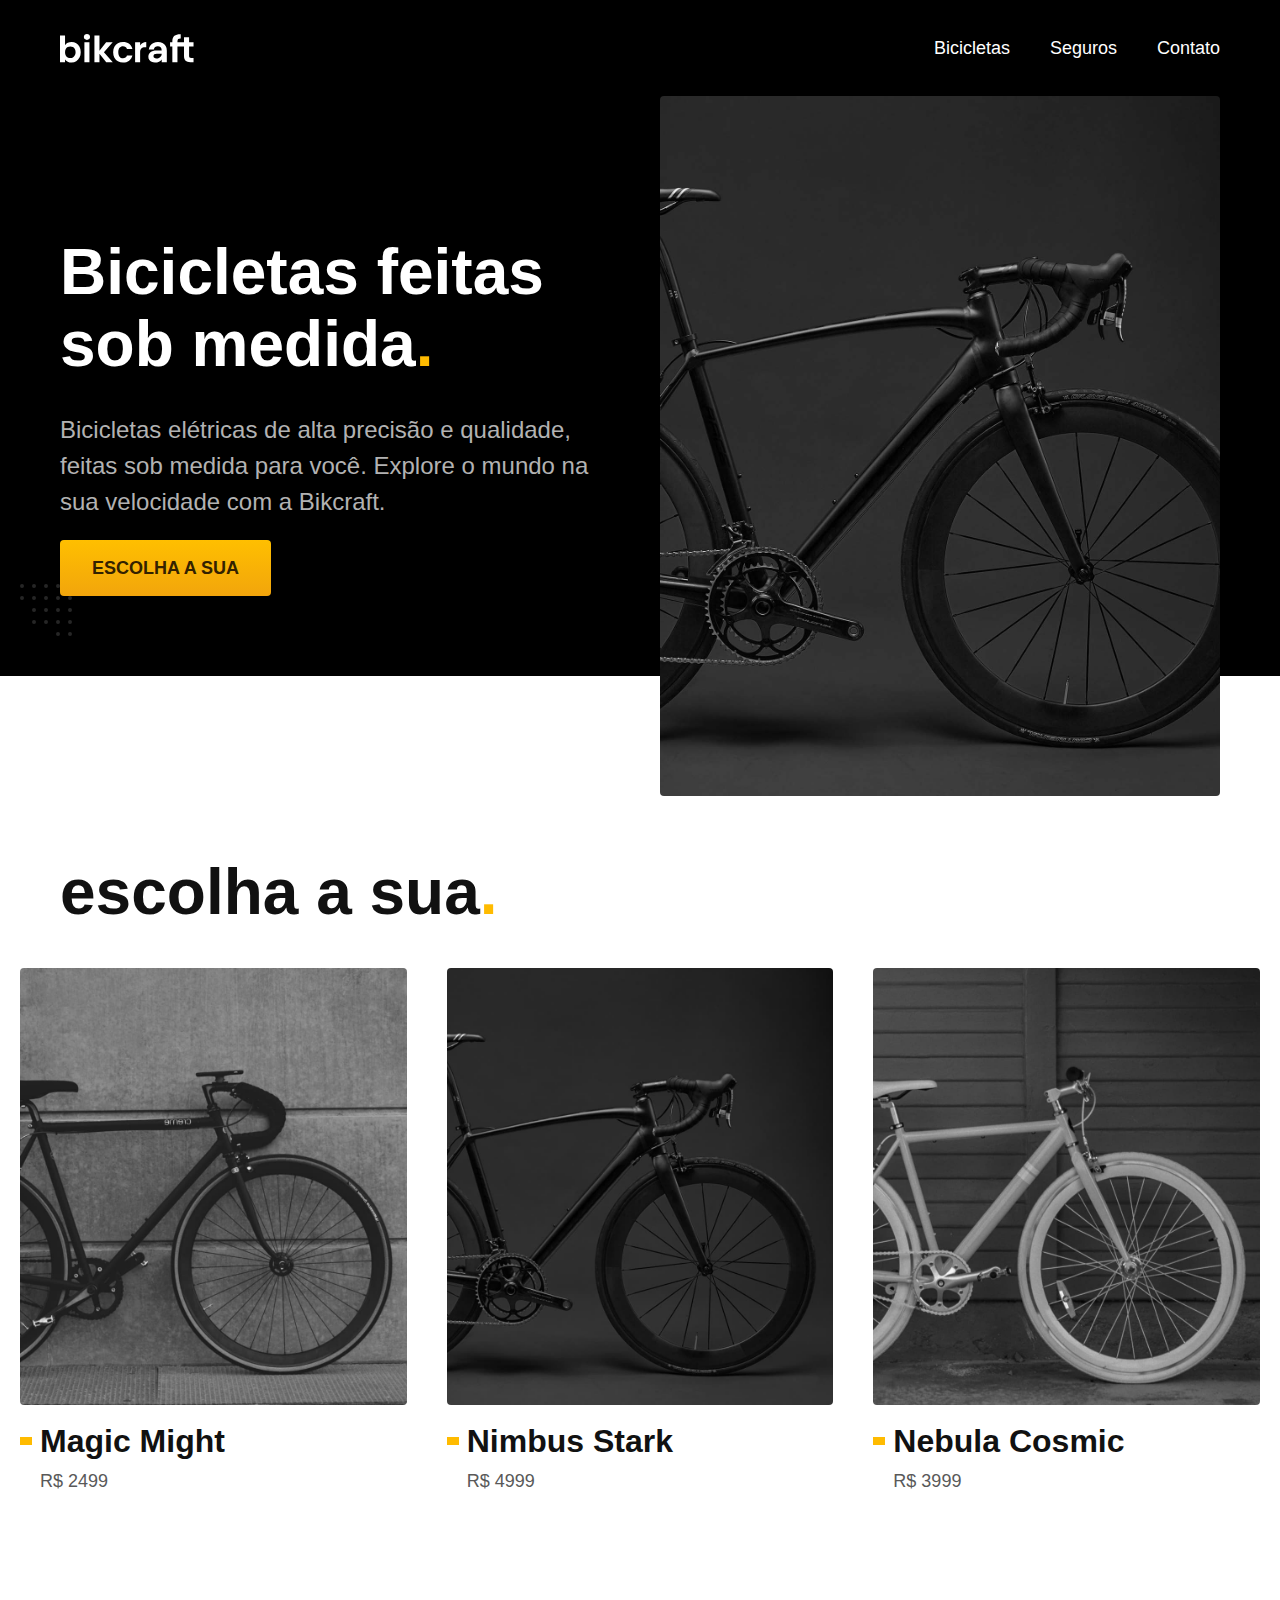
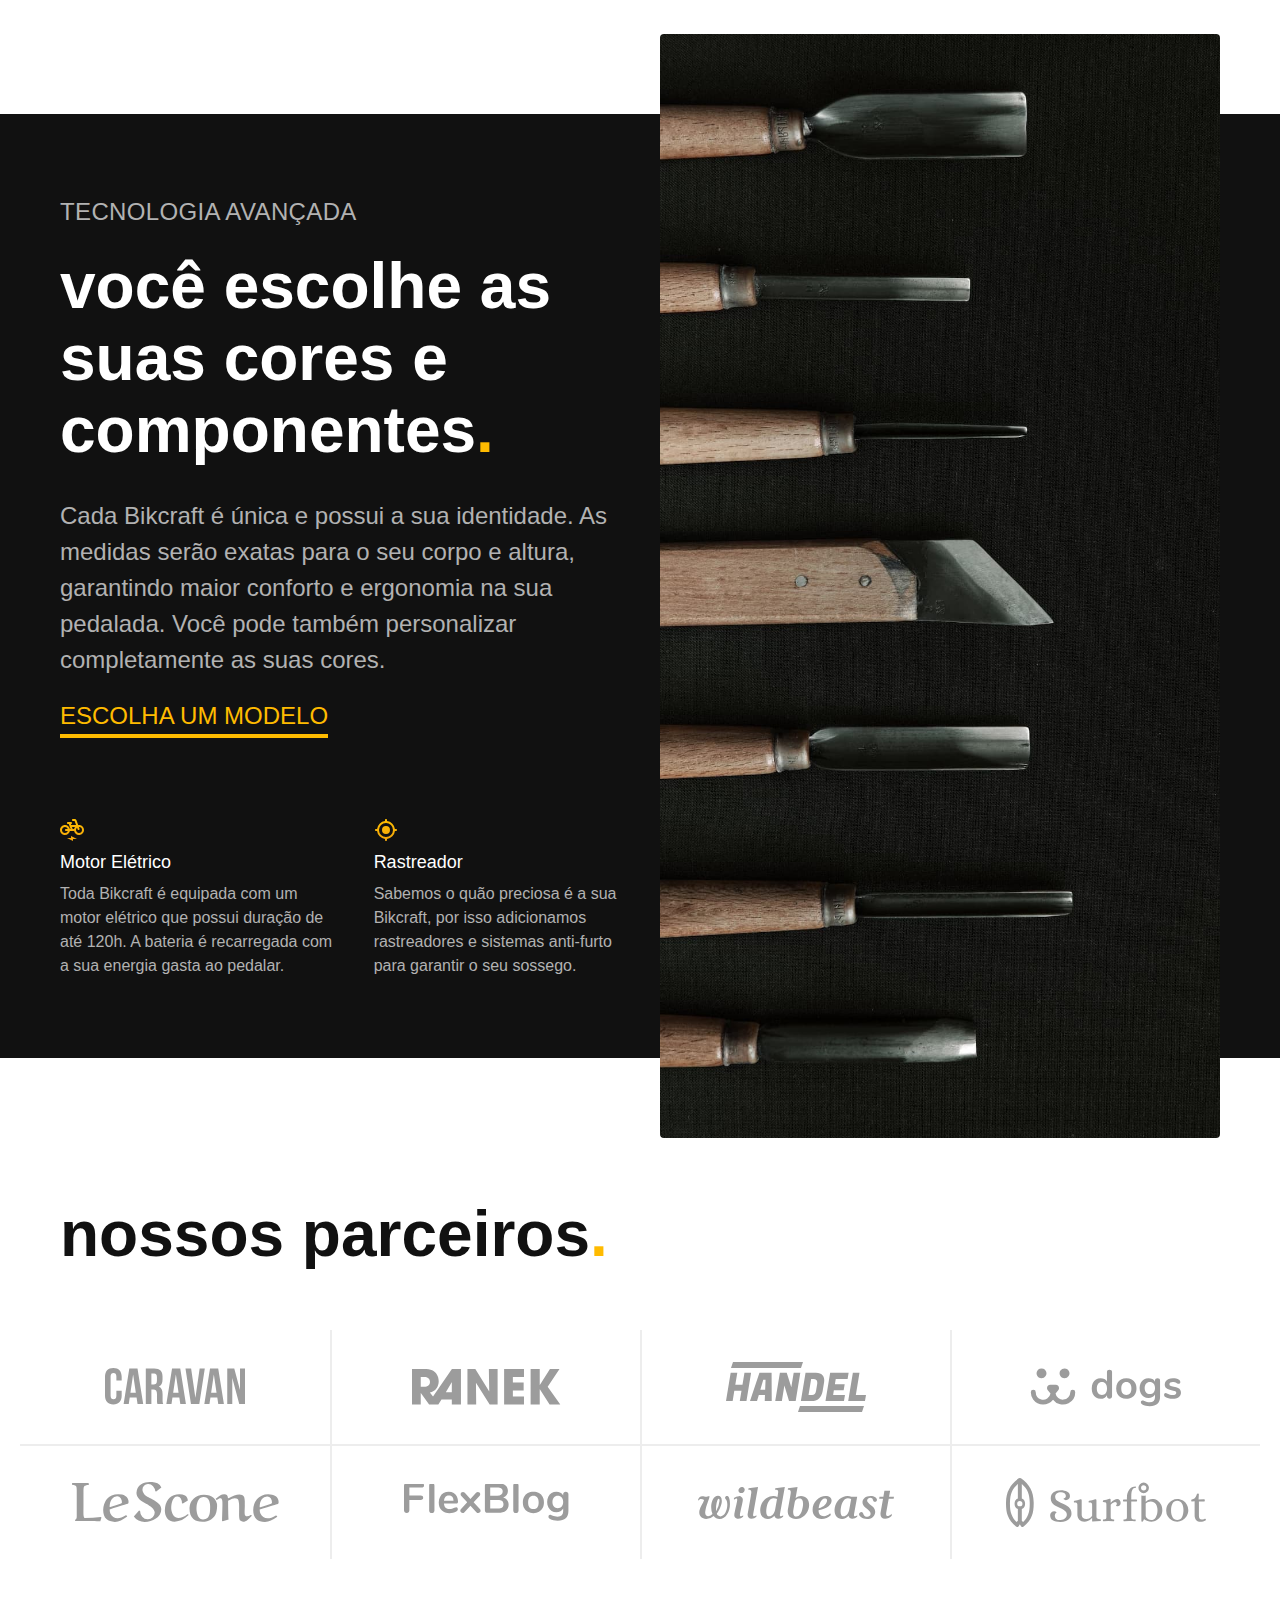
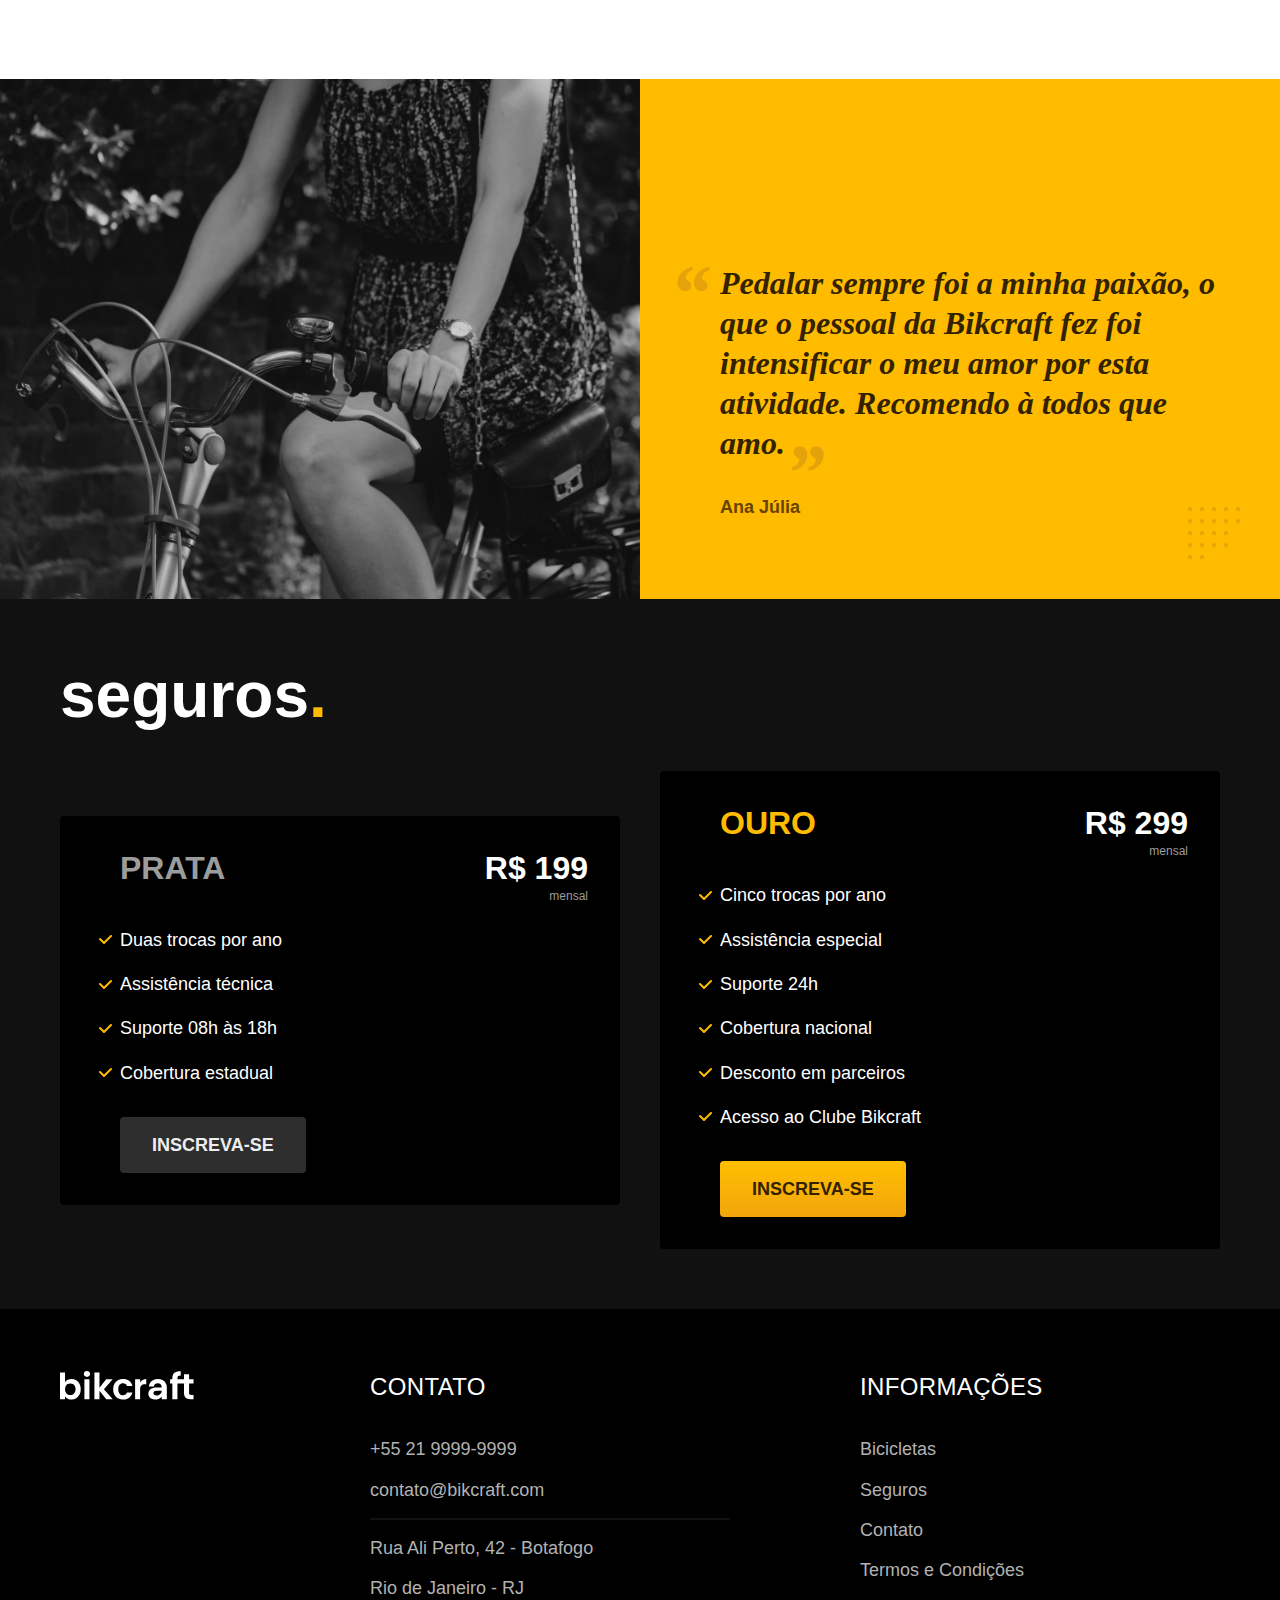
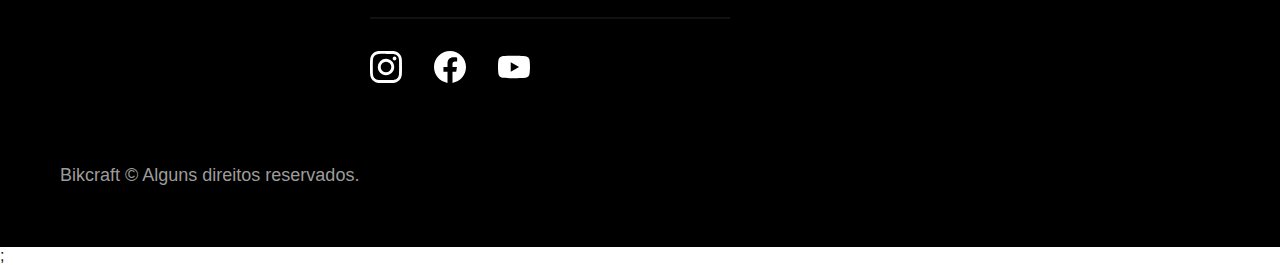
<file: index.html>
<!DOCTYPE html>
<html lang="pt-br">

<head>
  <meta charset="UTF-8">
  <meta name="viewport" content="width=device-width, initial-scale=1.0">

  <title>Bikcraft - Bicicletas Elétricas</title>
  <meta name="description"
    content="Bicicletas elétricas de alta precisão e qualidade, feitas sob medida para o cliente. Explore o mundo na sua velocidade com a Bikcraft.">

  <link rel="icon" href="./favicon.svg" type="image/svg+xml">
  <link rel="preload" href="./css/style.css" as="style">
  <link rel="stylesheet" href="./css/style.css">
  <link rel="icon" href="../favicon.svg" type="image/svg+xml">
  <link rel="preload" href="../css/style.css" as="style">
  <link rel="stylesheet" href="../css/style.css">
  <script>
    document.documentElement.classList.add('js')
  </script>
</head>

<body>
  <header class="header-bg">
    <div class="header container">
      <a href="./">
        <img src="./img/bikcraft.svg" width="136" height="32" alt="Bikcraft">
      </a>

      <nav aria-label="primaria">
        <ul class="header-menu font-1-m cor-0">
          <li><a href="./bicicletas.html">Bicicletas</a></li>
          <li><a href="./seguros.html">Seguros</a></li>
          <li><a href="./contato.html">Contato</a></li>
        </ul>
      </nav>
    </div>
  </header>

  <main class="introducao-bg">
    <div class="introducao container">
      <div class="introducao-conteudo">
        <h1 class="font-1-xxl cor-0 fadeInDown" data-anime="200">Bicicletas feitas sob medida<span class="cor-p1">.</span></h1>
        <p class="font-2-l cor-5 fadeInDown" data-anime="400">Bicicletas elétricas de alta precisão e qualidade, feitas sob medida para você.
          Explore o mundo na sua velocidade com a Bikcraft.</p>
        <a class="botao fadeInDown" href="./bicicletas.html" data-anime="600">Escolha a sua</a>
      </div>
      <picture data-anime="800" class="fadeInDown">
        <source media="(max-width: 800px)" srcset="./img/bicicletas/nimbus.jpg">
        <img src="./img/fotos/introducao.jpg" width="1280" height="1600" alt="Bicicleta elétrica preta.">
      </picture>
    </div>
  </main>

  <article class="bicicletas-lista">
    <h2 class="container font-1-xxl">escolha a sua<span class="cor-p1">.</span></h2>

    <ul>
      <li>
        <a href="./bicicletas/magic.html">
          <img src="./img/bicicletas/magic-home.jpg" alt="Bicicleta preta" width="920" height="1040">
          <h3 class="font-1-xl">Magic Might</h3>
          <span class="font-2-m cor-8">R$ 2499</span>
        </a>
      </li>
      <li>
        <a href="./bicicletas/nimbus.html">
          <img src="./img/bicicletas/nimbus-home.jpg" alt="Bicicleta preta" width="920" height="1040">
          <h3 class="font-1-xl">Nimbus Stark</h3>
          <span class="font-2-m cor-8">R$ 4999</span>
        </a>
      </li>
      <li>
        <a href="./bicicletas/nebula.html">
          <img src="./img/bicicletas/nebula-home.jpg" alt="Bicicleta preta" width="920" height="1040">
          <h3 class="font-1-xl">Nebula Cosmic</h3>
          <span class="font-2-m cor-8">R$ 3999</span>
        </a>
      </li>
    </ul>
  </article>

  <article class="tecnologia-bg">
    <div class="tecnologia container">
      <div class="tecnologia-conteudo">
        <span class="font-2-l-b cor-5">Tecnologia Avançada</span>
        <h2 class="font-1-xxl cor-0">você escolhe as suas cores e componentes<span class="cor-p1">.</span></h2>
        <p class="font-2-l cor-5">Cada Bikcraft é única e possui a sua identidade. As medidas serão exatas para o seu
          corpo e altura, garantindo maior conforto e ergonomia na sua pedalada. Você pode também personalizar
          completamente as suas cores.</p>
        <a class="link" href="./bicicletas.html">Escolha um modelo</a>
        <div class="tecnologia-vantagens">
          <div>
            <img src="./img/icones/eletrica.svg" width="24" height="24" alt="">
            <h3 class="font-1-m cor-0">Motor Elétrico</h3>
            <p class="font-2-s cor-5">Toda Bikcraft é equipada com um motor elétrico que possui duração de até 120h. A
              bateria é recarregada com a sua energia gasta ao pedalar.</p>
          </div>
          <div>
            <img src="./img/icones/rastreador.svg" width="24" height="24" alt="">
            <h3 class="font-1-m cor-0">Rastreador</h3>
            <p class="font-2-s cor-5">Sabemos o quão preciosa é a sua Bikcraft, por isso adicionamos rastreadores e
              sistemas anti-furto para garantir o seu sossego.</p>
          </div>
        </div>
      </div>
      <div class="tecnologia-imagem">
        <img src="./img/fotos/tecnologia.jpg" width="1200" height="1920" alt="">
      </div>
    </div>
  </article>

  <section class="parceiros" aria-label="Nossos Parceiros">
    <h2 class="container font-1-xxl">nossos parceiros<span class="cor-p1">.</span></h2>

    <ul>
      <li><img src="./img/parceiros/caravan.svg" alt="Caravan" width="140" height="38"></li>
      <li><img src="./img/parceiros/ranek.svg" alt="Ranek" width="149" height="36"></li>
      <li><img src="./img/parceiros/handel.svg" alt="Handel" width="140" height="50"></li>
      <li><img src="./img/parceiros/dogs.svg" alt="Dogs" width="152" height="39"></li>
      <li><img src="./img/parceiros/lescone.svg" alt="LeScone" width="208" height="41"></li>
      <li><img src="./img/parceiros/flexblog.svg" alt="FlexBlog" width="165" height="38"></li>
      <li><img src="./img/parceiros/wildbeast.svg" alt="Wildbeast" width="196" height="34"></li>
      <li><img src="./img/parceiros/surfbot.svg" alt="Surfbot" width="200" height="49"></li>
    </ul>
  </section>

  <section class="depoimento" aria-label="Depoimento">
    <div>
      <img src="./img/fotos/depoimento.jpg" width="1560" height="1360" alt="Pessoa pedalando uma bicicleta Bikcraft">
    </div>
    <div class="depoimento-conteudo">
      <blockquote class="font-1-xl cor-p5">
        <p>Pedalar sempre foi a minha paixão, o que o pessoal da Bikcraft fez foi intensificar o meu amor por esta
          atividade. Recomendo à todos que amo.</p>
      </blockquote>
      <span class="font-1-m-b cor-p4">Ana Júlia</span>
    </div>
  </section>

  <article class="seguros-bg">
    <div class="seguros container">
      <h2 class="font-1-xxl cor-0">seguros<span class="cor-p1">.</span></h2>
      <div class="seguros-item">
        <h3 class="font-1-xl cor-6">PRATA</h3>
        <span class="font-1-xl cor-0">R$ 199 <span class="font-1-xs cor-6">mensal</span></span>
        <ul class="font-2-m cor-0">
          <li>Duas trocas por ano</li>
          <li>Assistência técnica</li>
          <li>Suporte 08h às 18h</li>
          <li>Cobertura estadual</li>
        </ul>
        <a class="botao secundario" href="./orcamento.html">Inscreva-se</a>
      </div>

      <div class="seguros-item">
        <h3 class="font-1-xl cor-p1">OURO</h3>
        <span class="font-1-xl cor-0">R$ 299 <span class="font-1-xs cor-6">mensal</span></span>
        <ul class="font-2-m cor-0">
          <li>Cinco trocas por ano</li>
          <li>Assistência especial</li>
          <li>Suporte 24h</li>
          <li>Cobertura nacional</li>
          <li>Desconto em parceiros</li>
          <li>Acesso ao Clube Bikcraft</li>
        </ul>
        <a class="botao" href="./orcamento.html">Inscreva-se</a>
      </div>
    </div>
  </article>

  <footer class="footer-bg">
    <div class="footer container">
      <img src="./img/bikcraft.svg" width="136" height="32" alt="Bikcraft">
      <div class="footer-contato">
        <h3 class="font-2-l-b cor-0">Contato</h3>
        <ul class="font-2-m cor-5">
          <li><a href="tel:+552199999999">+55 21 9999-9999</a></li>
          <li><a href="mailto:contato@bikcraft.com">contato@bikcraft.com</a></li>
          <li>Rua Ali Perto, 42 - Botafogo</li>
          <li>Rio de Janeiro - RJ</li>
        </ul>
        <div class="footer-redes">
          <a href="./">
            <img src="./img/redes/instagram.svg" width="32" height="32" alt="Instagram">
          </a>
          <a href="./">
            <img src="./img/redes/facebook.svg" width="32" height="32" alt="Facebook">
          </a>
          <a href="./">
            <img src="./img/redes/youtube.svg" width="32" height="32" alt="Youtube">
          </a>
        </div>
      </div>
      <div class="footer-informacoes">
        <h3 class="font-2-l-b cor-0">Informações</h3>
        <nav>
          <ul class="font-1-m cor-5">
            <li><a href="./bicicletas.html">Bicicletas</a></li>
            <li><a href="./seguros.html">Seguros</a></li>
            <li><a href="./contato.html">Contato</a></li>
            <li><a href="./termos.html">Termos e Condições</a></li>
          </ul>
        </nav>
      </div>
      <p class="footer-copy font-2-m cor-6">Bikcraft © Alguns direitos reservados.</p>
    </div>
  </footer>

  <script src="./js/plugins/simple-anime.js"></script>;
  <script src="./js/script.js"></script>
</body>

</html>
</file>
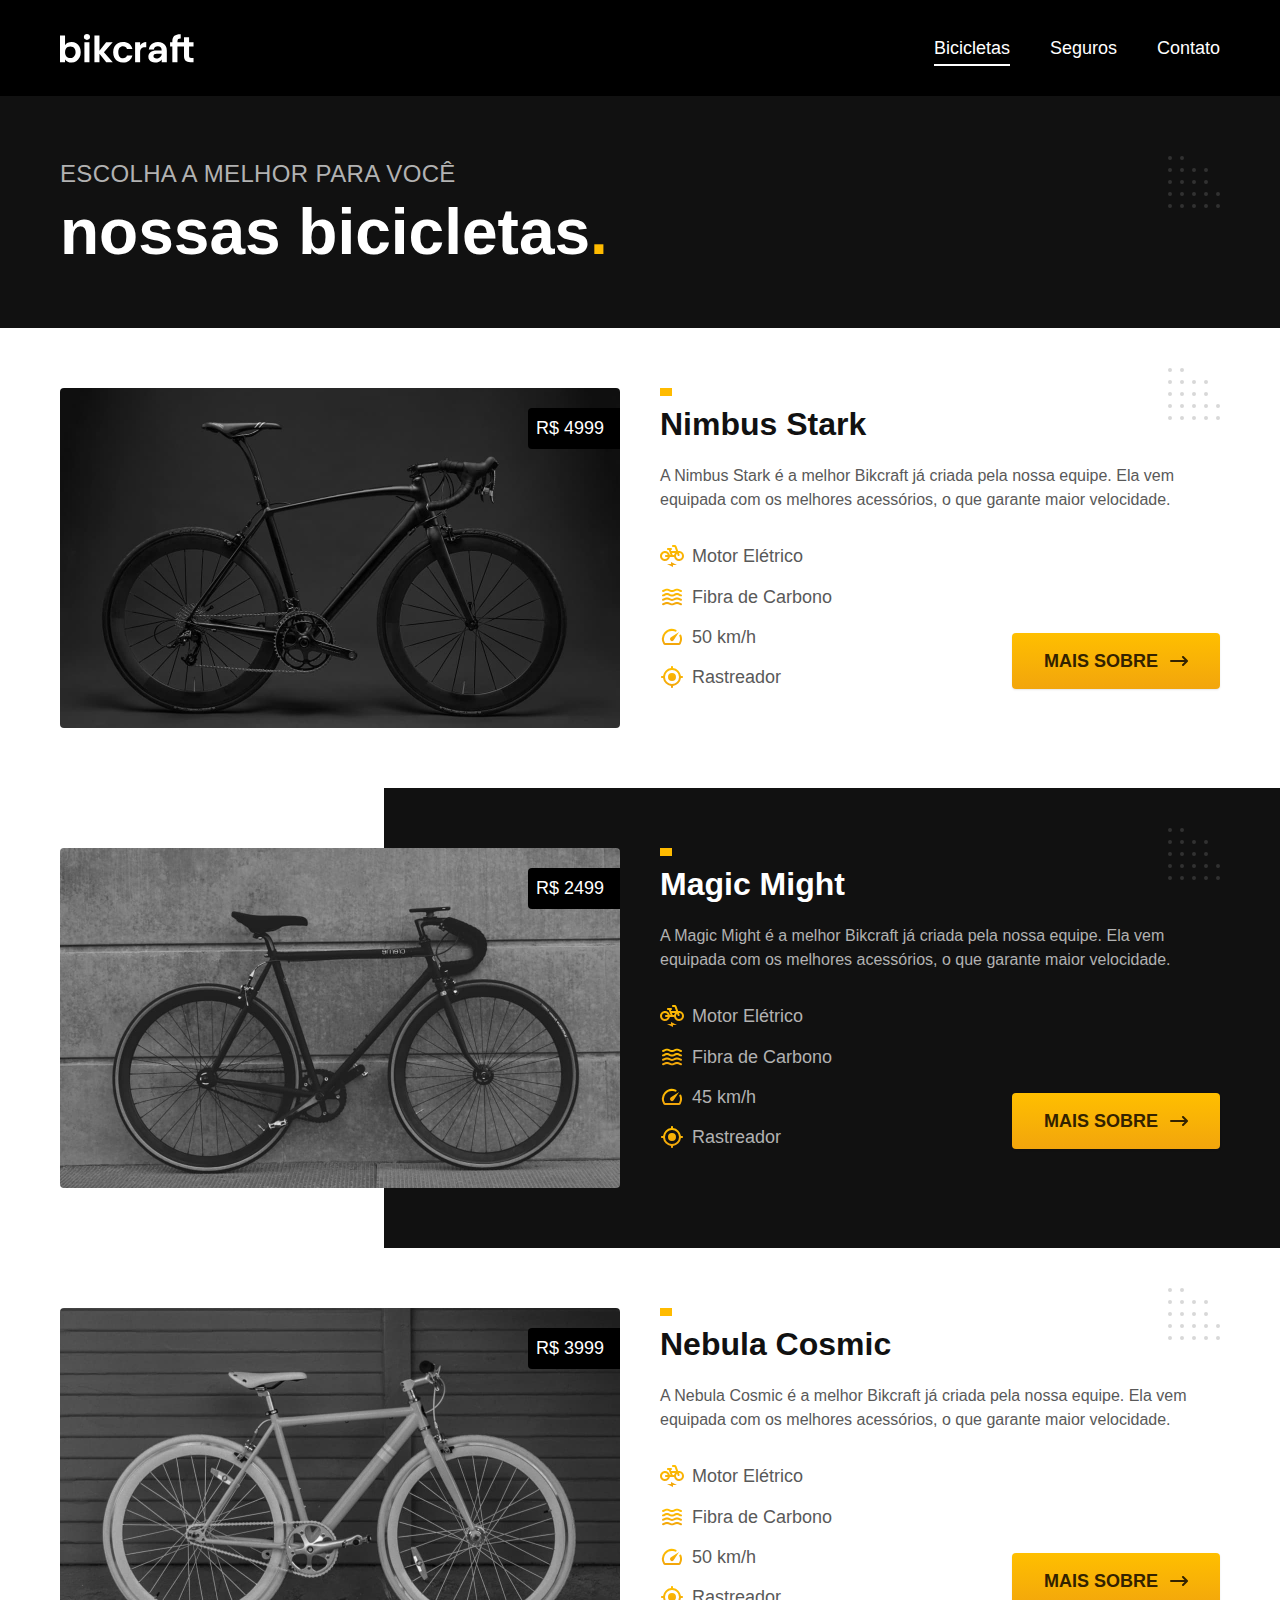
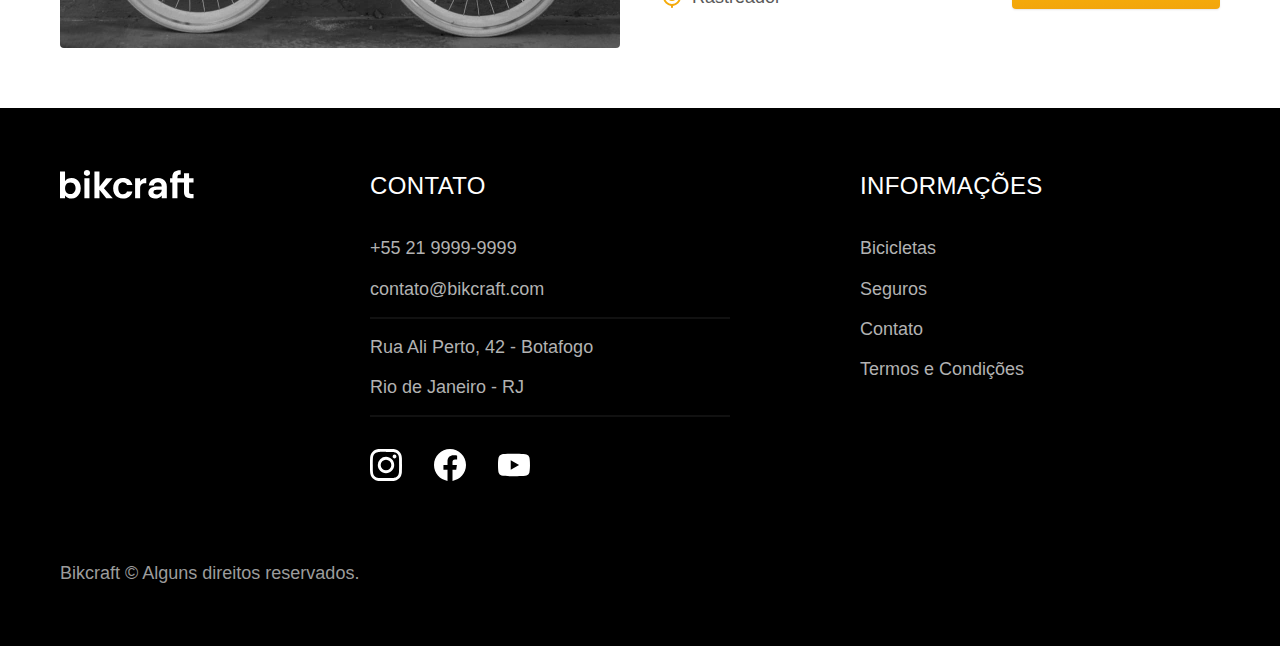
<file: bicicletas.html>
<!DOCTYPE html>
<html lang="pt-br">

<head>
  <meta charset="UTF-8">
  <meta name="viewport" content="width=device-width, initial-scale=1.0">

  <title>Bicicletas | Bikcraft</title>
  <meta name="description" content="Bicicletas">

  <link rel="icon" href="./favicon.svg" type="image/svg+xml">
  <link rel="preload" href="./css/style.css" as="style">
  <link rel="stylesheet" href="./css/style.css">
  <link rel="icon" href="../favicon.svg" type="image/svg+xml">
  <link rel="preload" href="../css/style.css" as="style">
  <link rel="stylesheet" href="../css/style.css">
  <script>
    document.documentElement.classList.add('js')
  </script>
</head>

<body id="bicicletas">
  <header class="header-bg">
    <div class="header container">
      <a href="./">
        <img src="./img/bikcraft.svg" alt="Bikcraft">
      </a>

      <nav aria-label="primaria">
        <ul class="header-menu font-1-m cor-0">
          <li><a href="./bicicletas.html">Bicicletas</a></li>
          <li><a href="./seguros.html">Seguros</a></li>
          <li><a href="./contato.html">Contato</a></li>
        </ul>
      </nav>
    </div>
  </header>

  <main>
    <div class="titulo-bg">
      <div class="titulo container">
        <p class="font-2-l-b cor-5">Escolha a melhor para você</p>
        <h1 class="font-1-xxl cor-0">nossas bicicletas<span class="cor-p1">.</span></h1>
      </div>
    </div>

    <div class="bicicletas container">
      <div class="bicicletas-imagem">
        <img src="./img/bicicletas/nimbus.jpg" alt="Bicicleta preta">
        <span class="font-2-m cor-0">R$ 4999</span>
      </div>
      <div class="bicicletas-conteudo">
        <h2 class="font-1-xl">Nimbus Stark</h2>
        <p class="font-2-s cor-8">A Nimbus Stark é a melhor Bikcraft já criada pela nossa equipe. Ela vem equipada com os melhores acessórios, o que garante maior velocidade.</p>
        <ul class="font-1-m cor-8">
          <li>
            <img src="./img/icones/eletrica.svg" alt="">
            Motor Elétrico
          </li>
          <li>
            <img src="./img/icones/carbono.svg" alt="">
            Fibra de Carbono
          </li>
          <li>
            <img src="./img/icones/velocidade.svg" alt="">
            50 km/h
          </li>
          <li>
            <img src="./img/icones/rastreador.svg" alt="">
            Rastreador
          </li>
        </ul>
        <a class="botao seta" href="./bicicletas/nimbus.html">Mais Sobre</a>
      </div>
    </div>

    <div class="bicicletas-bg">
      <div class="bicicletas container">
        <div class="bicicletas-imagem">
          <img src="./img/bicicletas/magic.jpg" alt="Bicicleta preta">
          <span class="font-2-m cor-0">R$ 2499</span>
        </div>
        <div class="bicicletas-conteudo">
          <h2 class="font-1-xl cor-0">Magic Might</h2>
          <p class="font-2-s cor-5">A Magic Might é a melhor Bikcraft já criada pela nossa equipe. Ela vem equipada com os melhores acessórios, o que garante maior velocidade.</p>
          <ul class="font-1-m cor-5">
            <li>
              <img src="./img/icones/eletrica.svg" alt="">
              Motor Elétrico
            </li>
            <li>
              <img src="./img/icones/carbono.svg" alt="">
              Fibra de Carbono
            </li>
            <li>
              <img src="./img/icones/velocidade.svg" alt="">
              45 km/h
            </li>
            <li>
              <img src="./img/icones/rastreador.svg" alt="">
              Rastreador
            </li>
          </ul>
          <a class="botao seta" href="./bicicletas/magic.html">Mais Sobre</a>
        </div>
      </div>
    </div>

    <div class="bicicletas container">
      <div class="bicicletas-imagem">
        <img src="./img/bicicletas/nebula.jpg" alt="Bicicleta preta">
        <span class="font-2-m cor-0">R$ 3999</span>
      </div>
      <div class="bicicletas-conteudo">
        <h2 class="font-1-xl">Nebula Cosmic</h2>
        <p class="font-2-s cor-8">A Nebula Cosmic é a melhor Bikcraft já criada pela nossa equipe. Ela vem equipada com os melhores acessórios, o que garante maior velocidade.</p>
        <ul class="font-1-m cor-8">
          <li>
            <img src="./img/icones/eletrica.svg" alt="">
            Motor Elétrico
          </li>
          <li>
            <img src="./img/icones/carbono.svg" alt="">
            Fibra de Carbono
          </li>
          <li>
            <img src="./img/icones/velocidade.svg" alt="">
            50 km/h
          </li>
          <li>
            <img src="./img/icones/rastreador.svg" alt="">
            Rastreador
          </li>
        </ul>
        <a class="botao seta" href="./bicicletas/nebula.html">Mais Sobre</a>
      </div>
    </div>

  </main>

  <footer class="footer-bg">
    <div class="footer container">
      <img src="./img/bikcraft.svg" alt="Bikcraft">
      <div class="footer-contato">
        <h3 class="font-2-l-b cor-0">Contato</h3>
        <ul class="font-2-m cor-5">
          <li><a href="tel:+552199999999">+55 21 9999-9999</a></li>
          <li><a href="mailto:contato@bikcraft.com">contato@bikcraft.com</a></li>
          <li>Rua Ali Perto, 42 - Botafogo</li>
          <li>Rio de Janeiro - RJ</li>
        </ul>
        <div class="footer-redes">
          <a href="./">
            <img src="./img/redes/instagram.svg" alt="Instagram">
          </a>
          <a href="./">
            <img src="./img/redes/facebook.svg" alt="Facebook">
          </a>
          <a href="./">
            <img src="./img/redes/youtube.svg" alt="Youtube">
          </a>
        </div>
      </div>
      <div class="footer-informacoes">
        <h3 class="font-2-l-b cor-0">Informações</h3>
        <nav>
          <ul class="font-1-m cor-5">
            <li><a href="./bicicletas.html">Bicicletas</a></li>
            <li><a href="./seguros.html">Seguros</a></li>
            <li><a href="./contato.html">Contato</a></li>
            <li><a href="./termos.html">Termos e Condições</a></li>
          </ul>
        </nav>
      </div>
      <p class="footer-copy font-2-m cor-6">Bikcraft © Alguns direitos reservados.</p>
    </div>
  </footer>
  <script src="./js/script.js"></script>
</body>

</html>
</file>
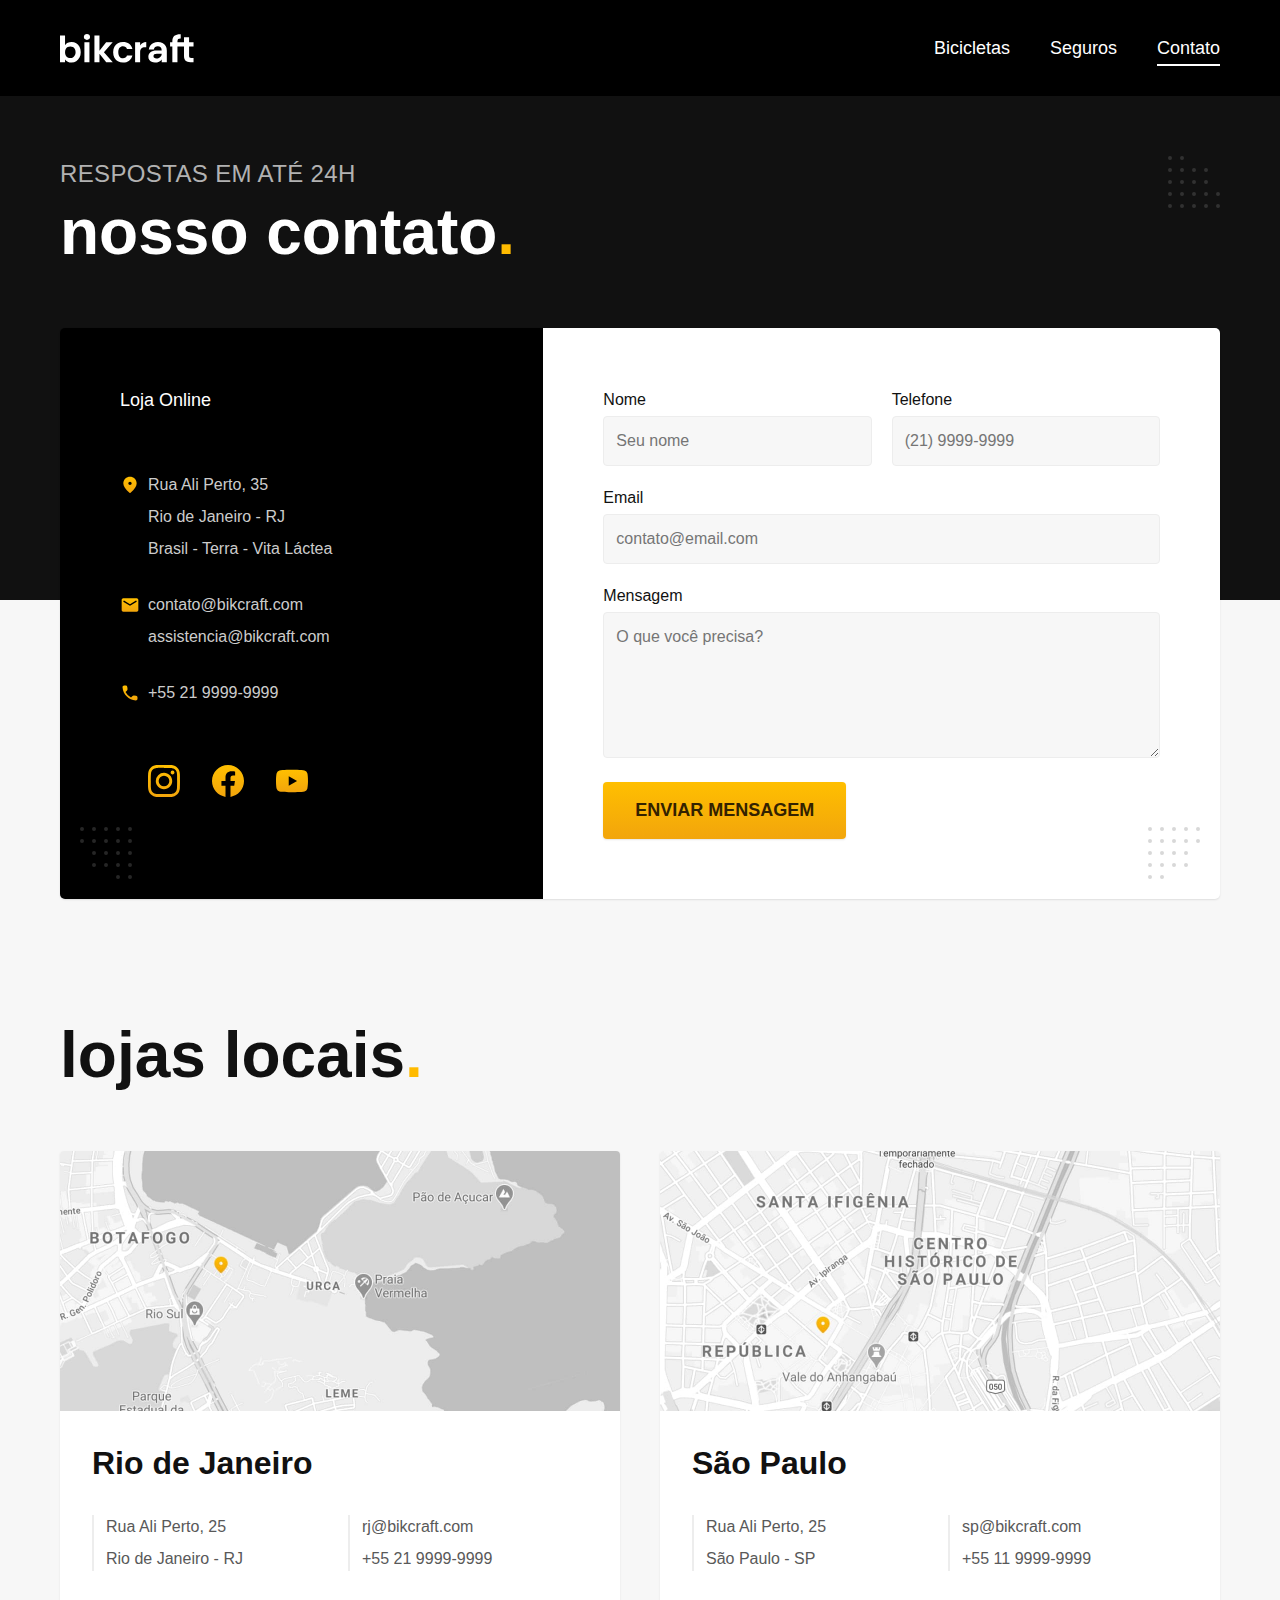
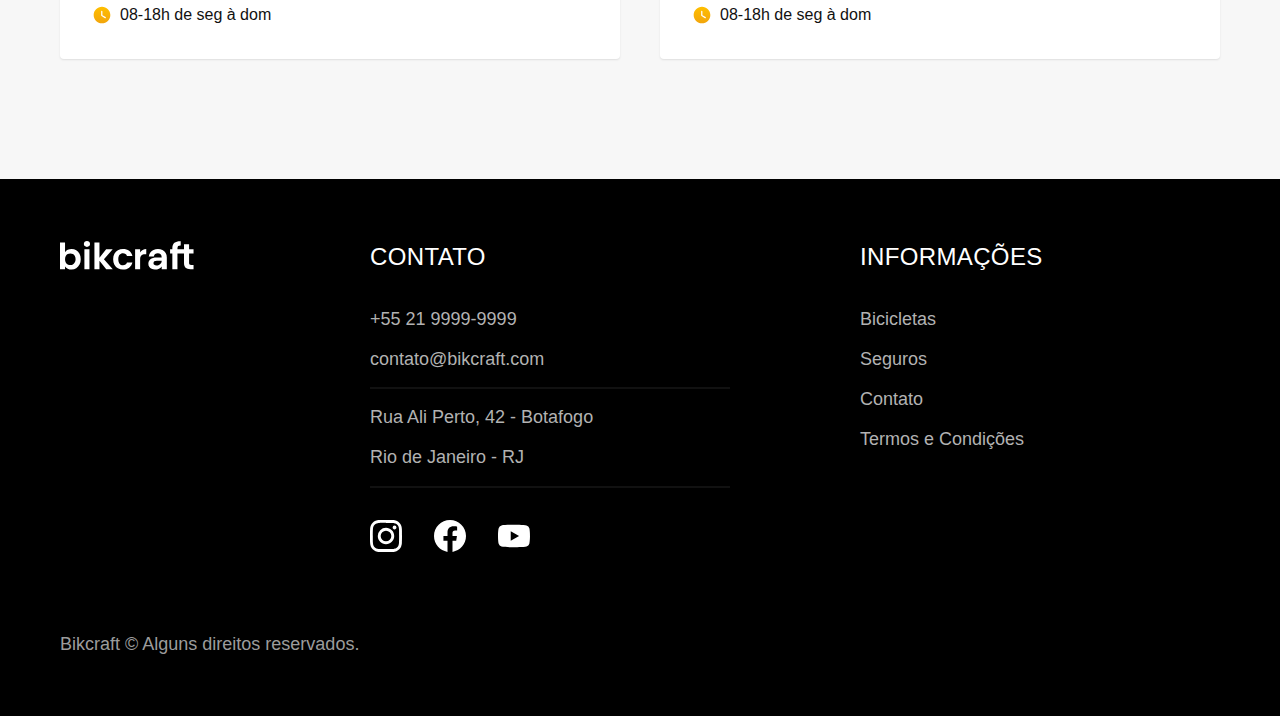
<file: contato.html>
<!DOCTYPE html>
<html lang="pt-br">

<head>
  <meta charset="UTF-8">
  <meta name="viewport" content="width=device-width, initial-scale=1.0">

  <title>Contato | Bikcraft</title>
  <meta name="description" content="Contato.">

  <link rel="icon" href="./favicon.svg" type="image/svg+xml">
  <link rel="preload" href="./css/style.css" as="style">
  <link rel="stylesheet" href="./css/style.css">
  <link rel="icon" href="../favicon.svg" type="image/svg+xml">
  <link rel="preload" href="../css/style.css" as="style">
  <link rel="stylesheet" href="../css/style.css">
  <script>
    document.documentElement.classList.add('js')
  </script>
</head>

<body id="contato">
  <header class="header-bg">
    <div class="header container">
      <a href="./">
        <img src="./img/bikcraft.svg" alt="Bikcraft">
      </a>

      <nav aria-label="primaria">
        <ul class="header-menu font-1-m cor-0">
          <li><a href="./bicicletas.html">Bicicletas</a></li>
          <li><a href="./seguros.html">Seguros</a></li>
          <li><a href="./contato.html">Contato</a></li>
        </ul>
      </nav>
    </div>
  </header>

  <main>
    <div class="titulo-bg">
      <div class="titulo container">
        <p class="font-2-l-b cor-5">Respostas em até 24h</p>
        <h1 class="font-1-xxl cor-0">nosso contato<span class="cor-p1">.</span></h1>
      </div>
    </div>

    <div class="contato container">
      <section class="contato-dados" aria-label="Endereço">
        <h2 class="font-1-m cor-0">Loja Online</h2>
        <div class="contato-endereco font-2-s cor-4">
          <p>Rua Ali Perto, 35</p>
          <p>Rio de Janeiro - RJ</p>
          <p>Brasil - Terra - Vita Láctea</p>
        </div>
        <address class="contato-meios font-2-s cor-4">
          <a href="mailto:contato@bikcraft.com">contato@bikcraft.com</a>
          <a href="mailto:assistencia@bikcraft.com">assistencia@bikcraft.com</a>
          <a href="tel:+552199999999">+55 21 9999-9999</a>
        </address>
        <div class="contato-redes">
          <a href="./">
            <img src="./img/redes/instagram-p.svg" alt="Instagram">
          </a>
          <a href="./">
            <img src="./img/redes/facebook-p.svg" alt="Facebook">
          </a>
          <a href="./">
            <img src="./img/redes/youtube-p.svg" alt="Youtube">
          </a>
        </div>
      </section>
      <section class="contato-formulario" aria-label="Formulário">
        <form class="form" action="./contato.html">
          <div>
            <label for="nome">Nome</label>
            <input type="text" id="nome" name="nome" placeholder="Seu nome">
          </div>
          <div>
            <label for="telefone">Telefone</label>
            <input type="text" id="telefone" name="telefone" placeholder="(21) 9999-9999">
          </div>
          <div class="col-2">
            <label for="email">Email</label>
            <input type="email" id="email" name="email" placeholder="contato@email.com">
          </div>
          <div class="col-2">
            <label for="mensagem">Mensagem</label>
            <textarea rows="5" id="mensagem" name="mensagem" placeholder="O que você precisa?"></textarea>
          </div>
          <button class="botao col-2">Enviar Mensagem</button>
        </form>
      </section>
    </div>
  </main>

  <article class="lojas container">
    <h2 class="font-1-xxl">lojas locais<span class="cor-p1">.</span></h2>
    <div class="lojas-item">
      <img src="./img/lojas/rj.jpg" alt="mapa marcando o endereço em Rua Ali Perto, 25 - Rio de Janeiro - RJ">
      <div class="lojas-conteudo">
        <h3 class="font-1-xl">Rio de Janeiro</h3>
        <div class="lojas-dados font-2-s cor-8">
          <p>Rua Ali Perto, 25</p>
          <p>Rio de Janeiro - RJ</p>
        </div>
        <div class="lojas-dados font-2-s cor-8">
          <a href="mailto:rj@bikcraft.com">rj@bikcraft.com</a>
          <a href="tel:+552199999999">+55 21 9999-9999</a>
        </div>
        <p class="lojas-tempo font-1-s"><img src="./img/icones/horario.svg" alt="">08-18h de seg à dom</p>
      </div>
    </div>

    <div class="lojas-item">
      <img src="./img/lojas/sp.jpg" alt="mapa marcando o endereço em Rua Ali Perto, 25 - São Paulo - SP">
      <div class="lojas-conteudo">
        <h3 class="font-1-xl">São Paulo</h3>
        <div class="lojas-dados font-2-s cor-8">
          <p>Rua Ali Perto, 25</p>
          <p>São Paulo - SP</p>
        </div>
        <div class="lojas-dados font-2-s cor-8">
          <a href="mailto:sp@bikcraft.com">sp@bikcraft.com</a>
          <a href="tel:+551199999999">+55 11 9999-9999</a>
        </div>
        <p class="lojas-tempo font-1-s"><img src="./img/icones/horario.svg" alt="">08-18h de seg à dom</p>
      </div>
    </div>
  </article>

  <footer class="footer-bg">
    <div class="footer container">
      <img src="./img/bikcraft.svg" alt="Bikcraft">
      <div class="footer-contato">
        <h3 class="font-2-l-b cor-0">Contato</h3>
        <ul class="font-2-m cor-5">
          <li><a href="tel:+552199999999">+55 21 9999-9999</a></li>
          <li><a href="mailto:contato@bikcraft.com">contato@bikcraft.com</a></li>
          <li>Rua Ali Perto, 42 - Botafogo</li>
          <li>Rio de Janeiro - RJ</li>
        </ul>
        <div class="footer-redes">
          <a href="./">
            <img src="./img/redes/instagram.svg" alt="Instagram">
          </a>
          <a href="./">
            <img src="./img/redes/facebook.svg" alt="Facebook">
          </a>
          <a href="./">
            <img src="./img/redes/youtube.svg" alt="Youtube">
          </a>
        </div>
      </div>
      <div class="footer-informacoes">
        <h3 class="font-2-l-b cor-0">Informações</h3>
        <nav>
          <ul class="font-1-m cor-5">
            <li><a href="./bicicletas.html">Bicicletas</a></li>
            <li><a href="./seguros.html">Seguros</a></li>
            <li><a href="./contato.html">Contato</a></li>
            <li><a href="./termos.html">Termos e Condições</a></li>
          </ul>
        </nav>
      </div>
      <p class="footer-copy font-2-m cor-6">Bikcraft © Alguns direitos reservados.</p>
    </div>
  </footer>
  <script src="./js/script.js"></script>
</body>

</html>
</file>
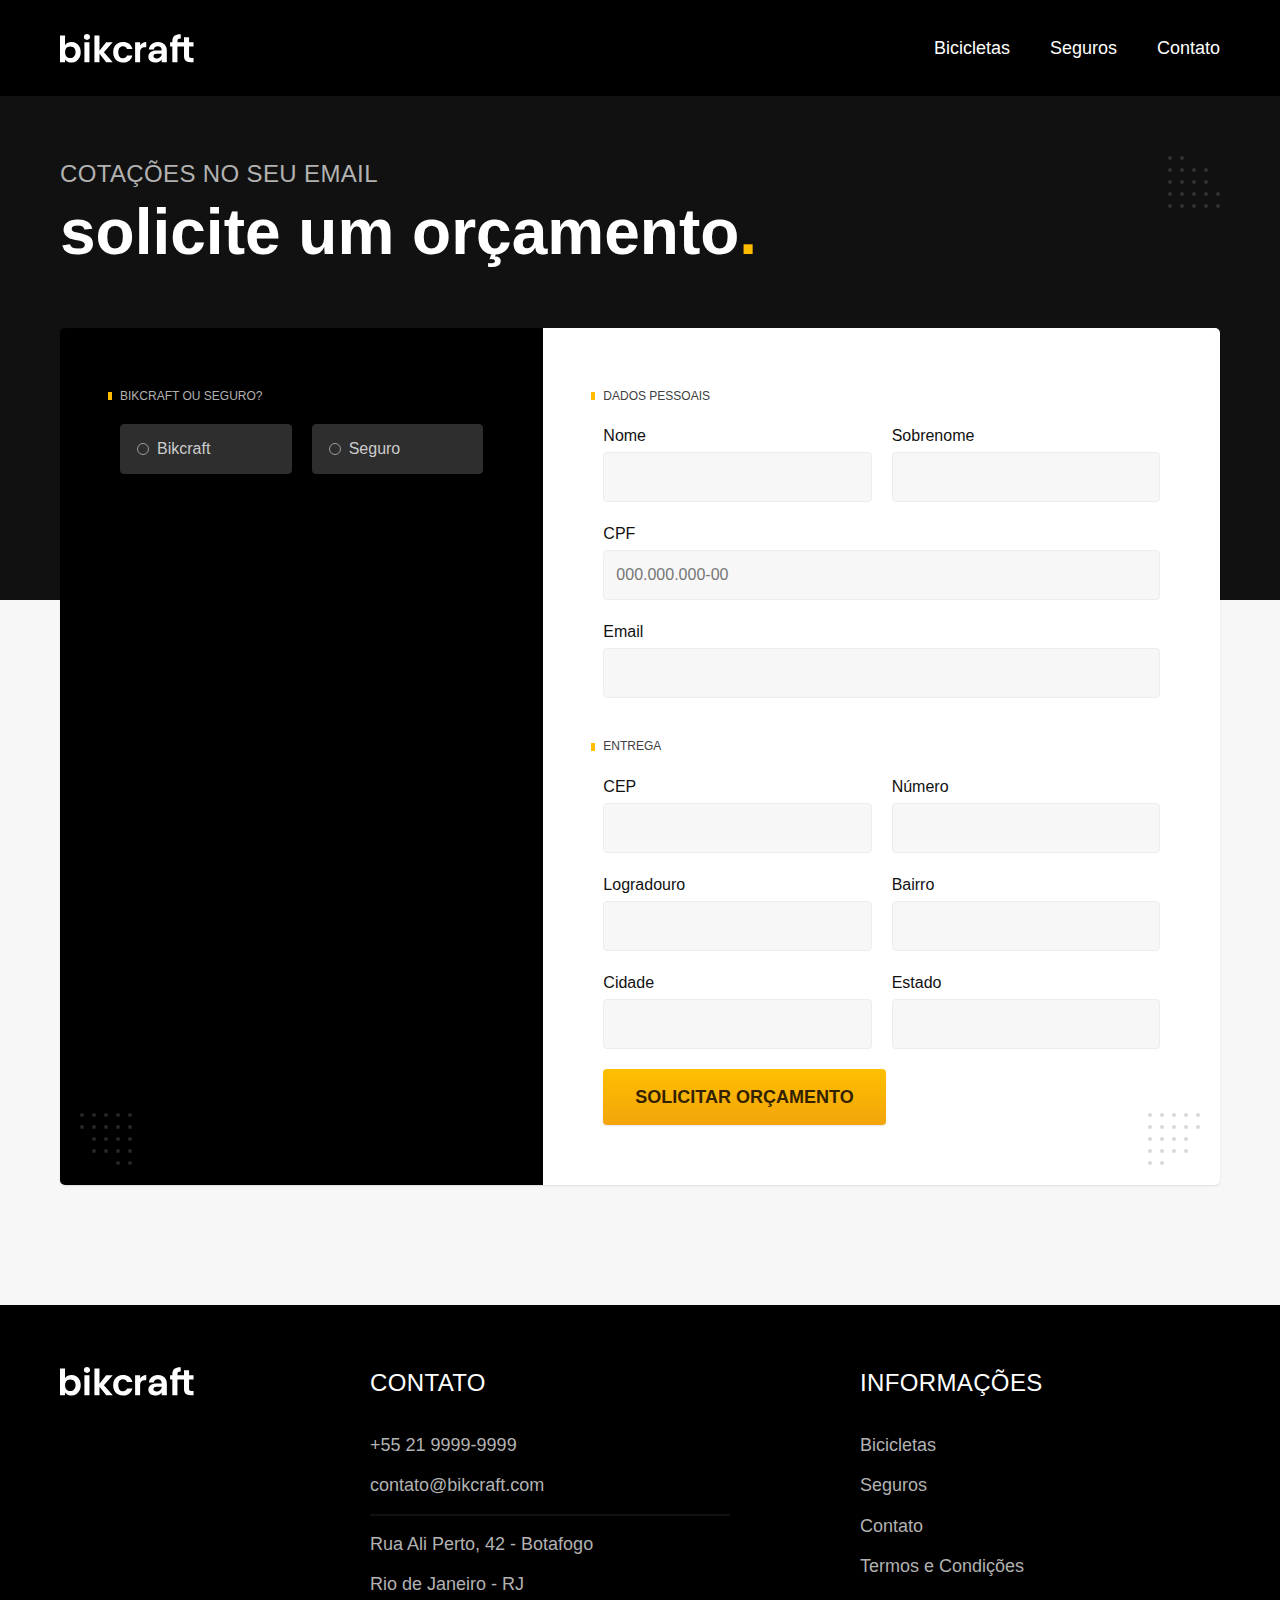
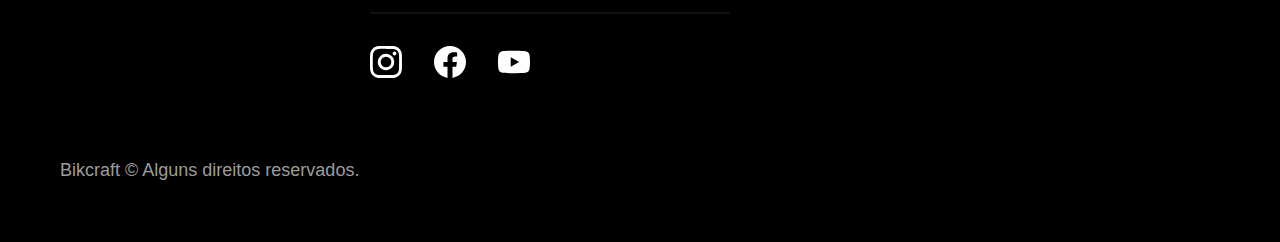
<file: orcamento.html>
<!DOCTYPE html>
<html lang="pt-br">

<head>
  <meta charset="UTF-8">
  <meta name="viewport" content="width=device-width, initial-scale=1.0">

  <title>Orçamento | Bikcraft</title>
  <meta name="description" content="Orçamento.">

  <link rel="icon" href="./favicon.svg" type="image/svg+xml">
  <link rel="preload" href="./css/style.css" as="style">
  <link rel="stylesheet" href="./css/style.css">
  <link rel="icon" href="../favicon.svg" type="image/svg+xml">
  <link rel="preload" href="../css/style.css" as="style">
  <link rel="stylesheet" href="../css/style.css">
  <script>
    document.documentElement.classList.add('js')
  </script>
</head>

<body id="orcamento">
  <header class="header-bg">
    <div class="header container">
      <a href="./">
        <img src="./img/bikcraft.svg" alt="Bikcraft">
      </a>

      <nav aria-label="primaria">
        <ul class="header-menu font-1-m cor-0">
          <li><a href="./bicicletas.html">Bicicletas</a></li>
          <li><a href="./seguros.html">Seguros</a></li>
          <li><a href="./contato.html">Contato</a></li>
        </ul>
      </nav>
    </div>
  </header>

  <main>
    <div class="titulo-bg">
      <div class="titulo container">
        <p class="font-2-l-b cor-5">Cotações no seu email</p>
        <h1 class="font-1-xxl cor-0">solicite um orçamento<span class="cor-p1">.</span></h1>
      </div>
    </div>

    <form class="orcamento container" action="./orcamento.html">
      <div class="orcamento-produto">
        <h2 class="font-1-xs cor-5">Bikcraft ou Seguro?</h2>

        <input type="radio" name="tipo" value="bikcraft" id="bikcraft">
        <label for="bikcraft">Bikcraft</label>

        <input type="radio" name="tipo" value="seguro" id="seguro">
        <label for="seguro">Seguro</label>

        <div class="orcamento-conteudo" id="orcamento-bikcraft">
          <h2 class="font-1-xs cor-5">Escolha a sua</h2>

          <input type="radio" name="produto" value="nimbus" id="nimbus">
          <label for="nimbus">Nimbus Stark <span>R$ 4999</span></label>
          <div class="orcamento-detalhes">
            <ul class="font-1-xs cor-8">
              <li><img src="./img/icones/eletrica.svg" alt=""> Motor Elétrico</li>
              <li><img src="./img/icones/carbono.svg" alt=""> Fibra de Carbono</li>
              <li><img src="./img/icones/velocidade.svg" alt=""> 50 km/h</li>
              <li><img src="./img/icones/rastreador.svg" alt=""> Rastreador</li>
            </ul>
            <img src="./img/bicicletas/nimbus.jpg" alt="Bicicleta preta">
          </div>

          <input type="radio" name="produto" value="magic" id="magic">
          <label for="magic">Magic Might <span>R$ 2499</span></label>
          <div class="orcamento-detalhes">
            <ul class="font-1-xs cor-8">
              <li><img src="./img/icones/eletrica.svg" alt=""> Motor Elétrico</li>
              <li><img src="./img/icones/carbono.svg" alt=""> Fibra de Carbono</li>
              <li><img src="./img/icones/velocidade.svg" alt=""> 45 km/h</li>
              <li><img src="./img/icones/rastreador.svg" alt=""> Rastreador</li>
            </ul>
            <img src="./img/bicicletas/magic.jpg" alt="Bicicleta preta">
          </div>

          <input type="radio" name="produto" value="nebula" id="nebula">
          <label for="nebula">Nebula Cosmic <span>R$ 3999</span></label>
          <div class="orcamento-detalhes">
            <ul class="font-1-xs cor-8">
              <li><img src="./img/icones/eletrica.svg" alt=""> Motor Elétrico</li>
              <li><img src="./img/icones/carbono.svg" alt=""> Fibra de Carbono</li>
              <li><img src="./img/icones/velocidade.svg" alt=""> 40 km/h</li>
              <li><img src="./img/icones/rastreador.svg" alt=""> Rastreador</li>
            </ul>
            <img src="./img/bicicletas/nebula.jpg" alt="Bicicleta branca">
          </div>

        </div>

        <div class="orcamento-conteudo" id="orcamento-seguro">
          <h2 class="font-1-xs cor-5">Escolha o plano</h2>

          <input type="radio" name="produto" value="prata" id="prata">
          <label for="prata">Prata <span>R$ 199</span></label>

          <input type="radio" name="produto" value="ouro" id="ouro">
          <label for="ouro">Ouro <span>R$ 299</span></label>
        </div>
      </div>
      <div class="orcamento-dados form">
        <h2 class="font-1-xs cor-9 col-2">dados pessoais</h2>
        <div>
          <label for="nome">Nome</label>
          <input type="text" id="nome" name="nome">
        </div>
        <div>
          <label for="sobrenome">Sobrenome</label>
          <input type="text" id="sobrenome" name="sobrenome">
        </div>
        <div class="col-2">
          <label for="cpf">CPF</label>
          <input type="text" id="cpf" name="cpf" placeholder="000.000.000-00">
        </div>
        <div class="col-2">
          <label for="email">Email</label>
          <input type="email" id="email" name="email">
        </div>
        <h2 class="font-1-xs cor-9 col-2">entrega</h2>
        <div>
          <label for="cep">CEP</label>
          <input type="text" id="cep" name="cep">
        </div>
        <div>
          <label for="numero">Número</label>
          <input type="text" id="numero" name="numero">
        </div>
        <div>
          <label for="logradouro">Logradouro</label>
          <input type="text" id="logradouro" name="logradouro">
        </div>
        <div>
          <label for="bairro">Bairro</label>
          <input type="text" id="bairro" name="bairro">
        </div>
        <div>
          <label for="cidade">Cidade</label>
          <input type="text" id="cidade" name="cidade">
        </div>
        <div>
          <label for="estado">Estado</label>
          <input type="text" id="estado" name="estado">
        </div>
        <button class="botao col-2">Solicitar Orçamento</button>
      </div>
    </form>
  </main>

  <footer class="footer-bg">
    <div class="footer container">
      <img src="./img/bikcraft.svg" alt="Bikcraft">
      <div class="footer-contato">
        <h3 class="font-2-l-b cor-0">Contato</h3>
        <ul class="font-2-m cor-5">
          <li><a href="tel:+552199999999">+55 21 9999-9999</a></li>
          <li><a href="mailto:contato@bikcraft.com">contato@bikcraft.com</a></li>
          <li>Rua Ali Perto, 42 - Botafogo</li>
          <li>Rio de Janeiro - RJ</li>
        </ul>
        <div class="footer-redes">
          <a href="./">
            <img src="./img/redes/instagram.svg" alt="Instagram">
          </a>
          <a href="./">
            <img src="./img/redes/facebook.svg" alt="Facebook">
          </a>
          <a href="./">
            <img src="./img/redes/youtube.svg" alt="Youtube">
          </a>
        </div>
      </div>
      <div class="footer-informacoes">
        <h3 class="font-2-l-b cor-0">Informações</h3>
        <nav>
          <ul class="font-1-m cor-5">
            <li><a href="./bicicletas.html">Bicicletas</a></li>
            <li><a href="./seguros.html">Seguros</a></li>
            <li><a href="./contato.html">Contato</a></li>
            <li><a href="./termos.html">Termos e Condições</a></li>
          </ul>
        </nav>
      </div>
      <p class="footer-copy font-2-m cor-6">Bikcraft © Alguns direitos reservados.</p>
    </div>
  </footer>
  <script src="./js/script.js"></script>
</body>

</html>
</file>
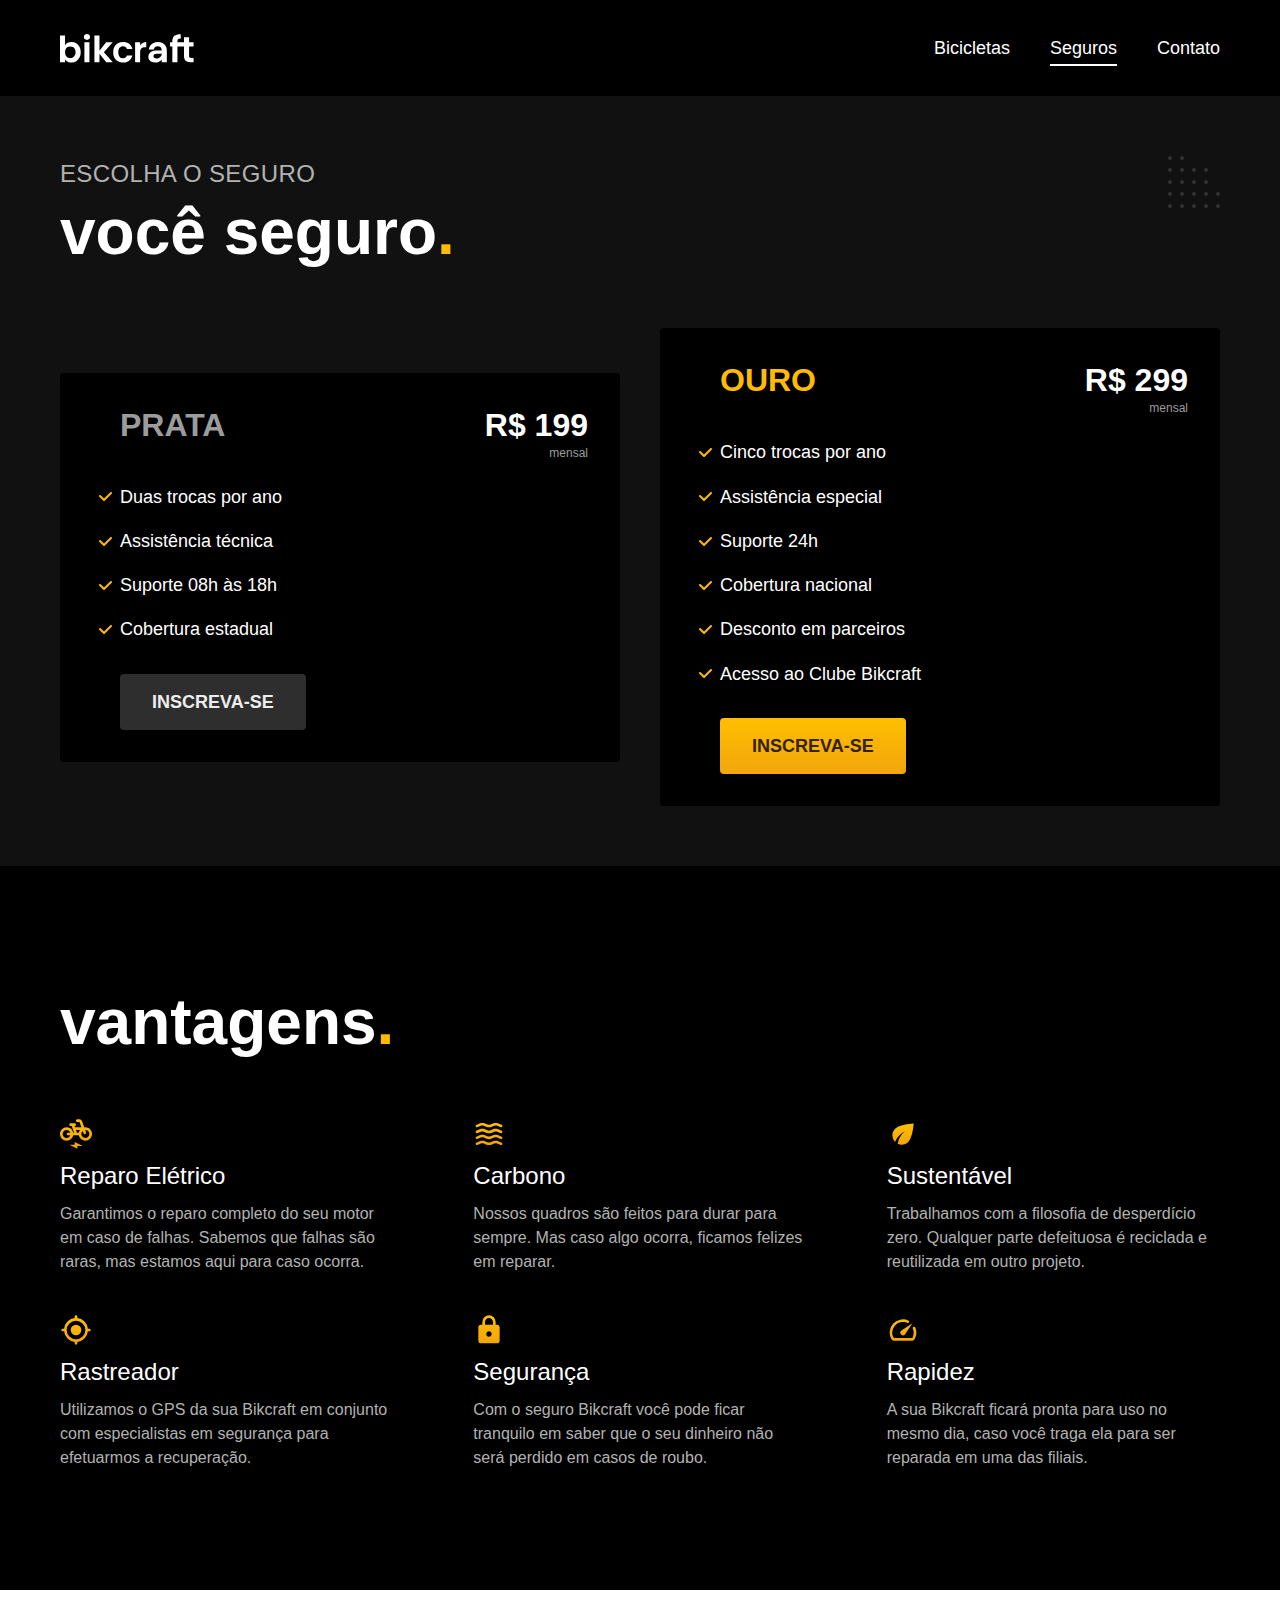
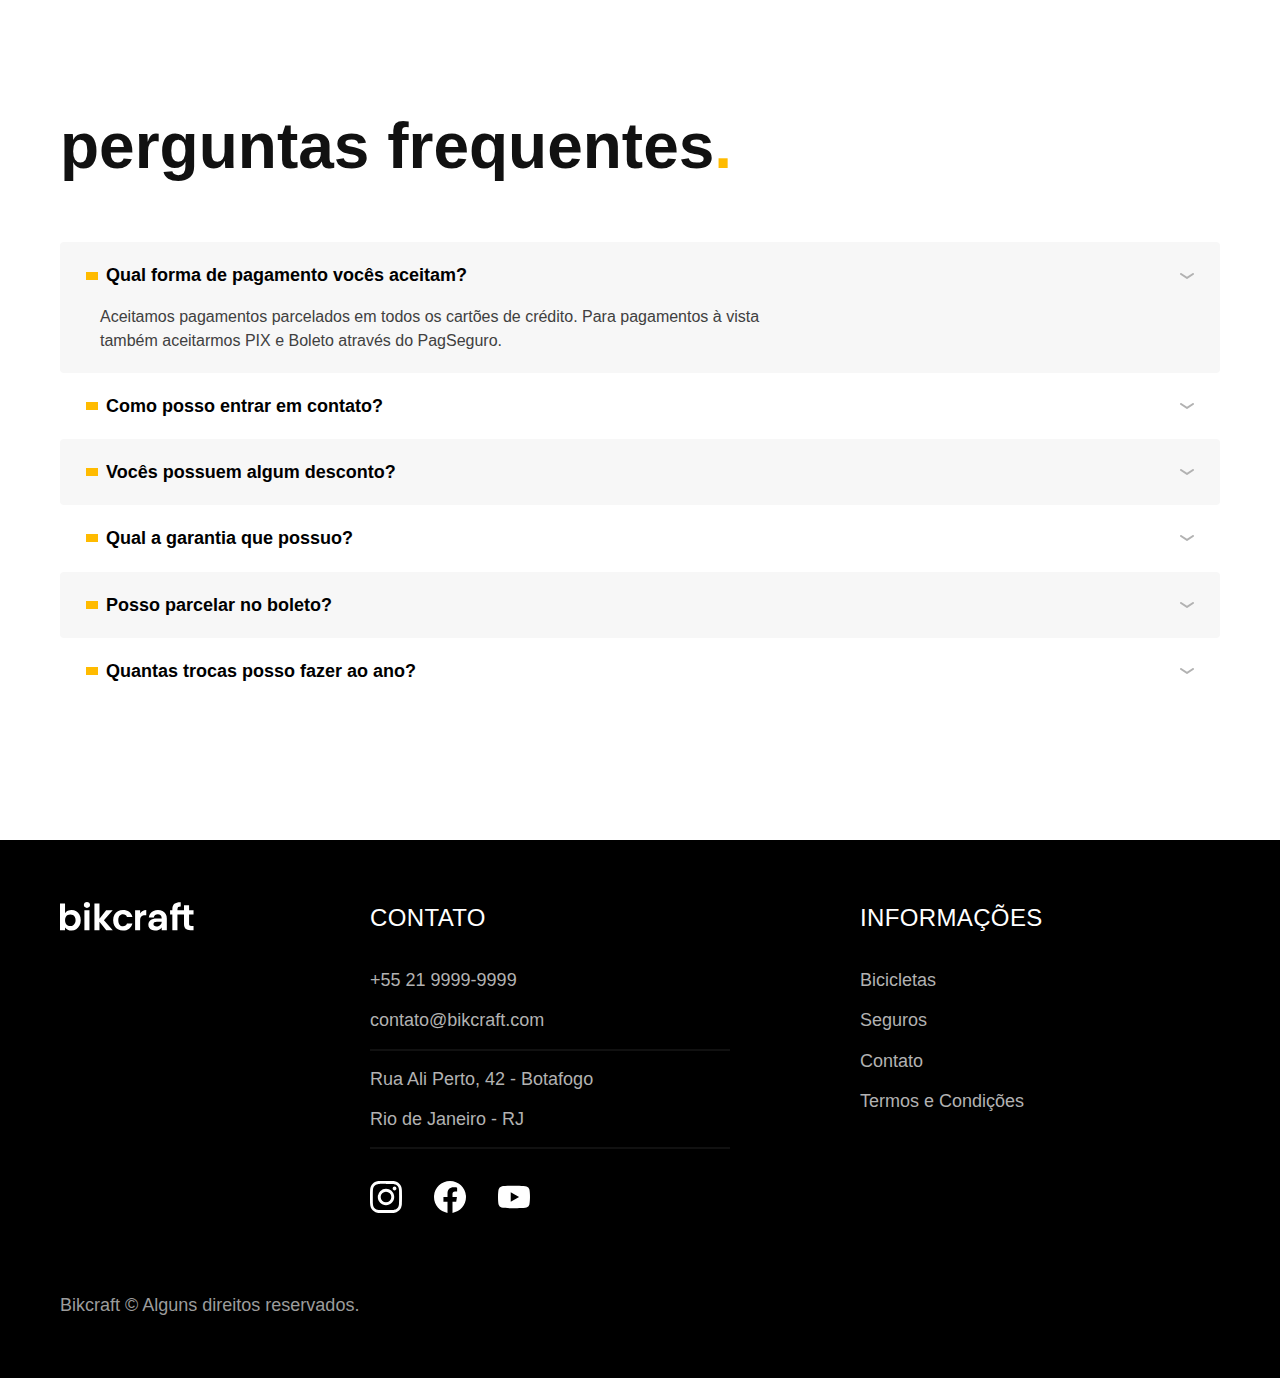
<file: seguros.html>
<!DOCTYPE html>
<html lang="pt-br">
<head>
  <meta charset="UTF-8">
  <meta name="viewport" content="width=device-width, initial-scale=1.0">
  <title>Seguros | Bikcraft</title>
  <meta name="description" content="Seguros.">
  <link rel="icon" href="./favicon.svg" type="image/svg+xml">
  <link rel="preload" href="./css/style.css" as="style">
  <link rel="stylesheet" href="./css/style.css">
  <link rel="icon" href="../favicon.svg" type="image/svg+xml">
  <link rel="preload" href="../css/style.css" as="style">
  <link rel="stylesheet" href="../css/style.css">
  <script>
    document.documentElement.classList.add('js')
  </script>
</head>

<body id="seguros">
  <header class="header-bg">
    <div class="header container">
      <a href="./">
        <img src="./img/bikcraft.svg" alt="Bikcraft">
      </a>

      <nav aria-label="primaria">
        <ul class="header-menu font-1-m cor-0">
          <li><a href="./bicicletas.html">Bicicletas</a></li>
          <li><a href="./seguros.html">Seguros</a></li>
          <li><a href="./contato.html">Contato</a></li>
        </ul>
      </nav>
    </div>
  </header>

  <main class="seguros-bg">
    <div class="titulo-bg">
      <div class="titulo container">
        <p class="font-2-l-b cor-5">Escolha o seguro</p>
        <h1 class="font-1-xxl cor-0">você seguro<span class="cor-p1">.</span></h1>
      </div>
    </div>

    <div class="seguros container">

      <div class="seguros-item fadeInLeft" data-anime="200">
        <h3 class="font-1-xl cor-6">PRATA</h3>
        <span class="font-1-xl cor-0">R$ 199 <span class="font-1-xs cor-6">mensal</span></span>
        <ul class="font-2-m cor-0">
          <li>Duas trocas por ano</li>
          <li>Assistência técnica</li>
          <li>Suporte 08h às 18h</li>
          <li>Cobertura estadual</li>
        </ul>
        <a class="botao secundario" href="./orcamento.html?tipo=seguro&produto=prata">Inscreva-se</a>
      </div>

      <div class="seguros-item fadeInRight" data-anime="400">
        <h3 class="font-1-xl cor-p1">OURO</h3>
        <span class="font-1-xl cor-0">R$ 299 <span class="font-1-xs cor-6">mensal</span></span>
        <ul class="font-2-m cor-0">
          <li>Cinco trocas por ano</li>
          <li>Assistência especial</li>
          <li>Suporte 24h</li>
          <li>Cobertura nacional</li>
          <li>Desconto em parceiros</li>
          <li>Acesso ao Clube Bikcraft</li>
        </ul>
        <a class="botao" href="./orcamento.html?tipo=seguro&produto=ouro">Inscreva-se</a>
      </div>
    </div>
  </main>

  <article class="vantagens-bg">
    <div class="vantagens container">
      <h2 class="font-1-xxl cor-0">vantagens<span class="cor-p1">.</span></h2>
      <ul>
        <li>
          <img src="./img/icones/eletrica.svg" alt="">
          <h3 class="font-1-l cor-0">Reparo Elétrico</h3>
          <p class="font-2-s cor-5">Garantimos o reparo completo do seu motor em caso de falhas. Sabemos que falhas são raras, mas estamos aqui para caso ocorra.</p>
        </li>
        <li>
          <img src="./img/icones/carbono.svg" alt="">
          <h3 class="font-1-l cor-0">Carbono</h3>
          <p class="font-2-s cor-5">Nossos quadros são feitos para durar para sempre. Mas caso algo ocorra, ficamos felizes em reparar.</p>
        </li>
        <li>
          <img src="./img/icones/sustentavel.svg" alt="">
          <h3 class="font-1-l cor-0">Sustentável</h3>
          <p class="font-2-s cor-5">Trabalhamos com a filosofia de desperdício zero. Qualquer parte defeituosa é reciclada e reutilizada em outro projeto.</p>
        </li>
        <li>
          <img src="./img/icones/rastreador.svg" alt="">
          <h3 class="font-1-l cor-0">Rastreador</h3>
          <p class="font-2-s cor-5">Utilizamos o GPS da sua Bikcraft em conjunto com especialistas em segurança para efetuarmos a recuperação.</p>
        </li>
        <li>
          <img src="./img/icones/seguro.svg" alt="">
          <h3 class="font-1-l cor-0">Segurança</h3>
          <p class="font-2-s cor-5">Com o seguro Bikcraft você pode ficar tranquilo em saber que o seu dinheiro não será perdido em casos de roubo.</p>
        </li>
        <li>
          <img src="./img/icones/velocidade.svg" alt="">
          <h3 class="font-1-l cor-0">Rapidez</h3>
          <p class="font-2-s cor-5">A sua Bikcraft ficará pronta para uso no mesmo dia, caso você traga ela para ser reparada em uma das filiais.</p>
        </li>
      </ul>
    </div>
  </article>

  <article class="perguntas container">
    <h2 class="font-1-xxl">perguntas frequentes<span class="cor-p1">.</span></h2>

    <dl>
      <div>
        <dt><button class="font-1-m-b" aria-controls="pergunta1" aria-expanded="true">Qual forma de pagamento vocês aceitam?</button></dt>
        <dd id="pergunta1" class="font-2-s cor-9 ativa">Aceitamos pagamentos parcelados em todos os cartões de crédito. Para pagamentos à vista também aceitarmos PIX e Boleto através do PagSeguro.</dd>
      </div>

      <div>
        <dt><button class="font-1-m-b" aria-controls="pergunta2" aria-expanded="true">Como posso entrar em contato?</button></dt>
        <dd id="pergunta2" class="font-2-s cor-9">Aceitamos pagamentos parcelados em todos os cartões de crédito. Para pagamentos à vista também aceitarmos PIX e Boleto através do PagSeguro.</dd>
      </div>

      <div>
        <dt><button class="font-1-m-b" aria-controls="pergunta3" aria-expanded="true">Vocês possuem algum desconto?</button></dt>
        <dd id="pergunta3" class="font-2-s cor-9">Aceitamos pagamentos parcelados em todos os cartões de crédito. Para pagamentos à vista também aceitarmos PIX e Boleto através do PagSeguro.</dd>
      </div>

      <div>
        <dt><button class="font-1-m-b" aria-controls="pergunta4" aria-expanded="true">Qual a garantia que possuo?</button></dt>
        <dd id="pergunta4" class="font-2-s cor-9">Aceitamos pagamentos parcelados em todos os cartões de crédito. Para pagamentos à vista também aceitarmos PIX e Boleto através do PagSeguro.</dd>
      </div>

      <div>
        <dt><button class="font-1-m-b" aria-controls="pergunta5" aria-expanded="true">Posso parcelar no boleto?</button></dt>
        <dd id="pergunta5" class="font-2-s cor-9">Aceitamos pagamentos parcelados em todos os cartões de crédito. Para pagamentos à vista também aceitarmos PIX e Boleto através do PagSeguro.</dd>
      </div>

      <div>
        <dt><button class="font-1-m-b" aria-controls="pergunta6" aria-expanded="true">Quantas trocas posso fazer ao ano?</button></dt>
        <dd id="pergunta6" class="font-2-s cor-9">Aceitamos pagamentos parcelados em todos os cartões de crédito. Para pagamentos à vista também aceitarmos PIX e Boleto através do PagSeguro.</dd>
      </div>
    </dl>
  </article>

  <footer class="footer-bg">
    <div class="footer container">
      <img src="./img/bikcraft.svg" alt="Bikcraft">
      <div class="footer-contato">
        <h3 class="font-2-l-b cor-0">Contato</h3>
        <ul class="font-2-m cor-5">
          <li><a href="tel:+552199999999">+55 21 9999-9999</a></li>
          <li><a href="mailto:contato@bikcraft.com">contato@bikcraft.com</a></li>
          <li>Rua Ali Perto, 42 - Botafogo</li>
          <li>Rio de Janeiro - RJ</li>
        </ul>
        <div class="footer-redes">
          <a href="./">
            <img src="./img/redes/instagram.svg" alt="Instagram">
          </a>
          <a href="./">
            <img src="./img/redes/facebook.svg" alt="Facebook">
          </a>
          <a href="./">
            <img src="./img/redes/youtube.svg" alt="Youtube">
          </a>
        </div>
      </div>
      <div class="footer-informacoes">
        <h3 class="font-2-l-b cor-0">Informações</h3>
        <nav>
          <ul class="font-1-m cor-5">
            <li><a href="./bicicletas.html">Bicicletas</a></li>
            <li><a href="./seguros.html">Seguros</a></li>
            <li><a href="./contato.html">Contato</a></li>
            <li><a href="./termos.html">Termos e Condições</a></li>
          </ul>
        </nav>
      </div>
      <p class="footer-copy font-2-m cor-6">Bikcraft © Alguns direitos reservados.</p>
    </div>
  </footer>
  <script src="./js/plugins/simple-anime.js"></script>
  <script src="./js/script.js"></script>
</body>

</html>
</file>
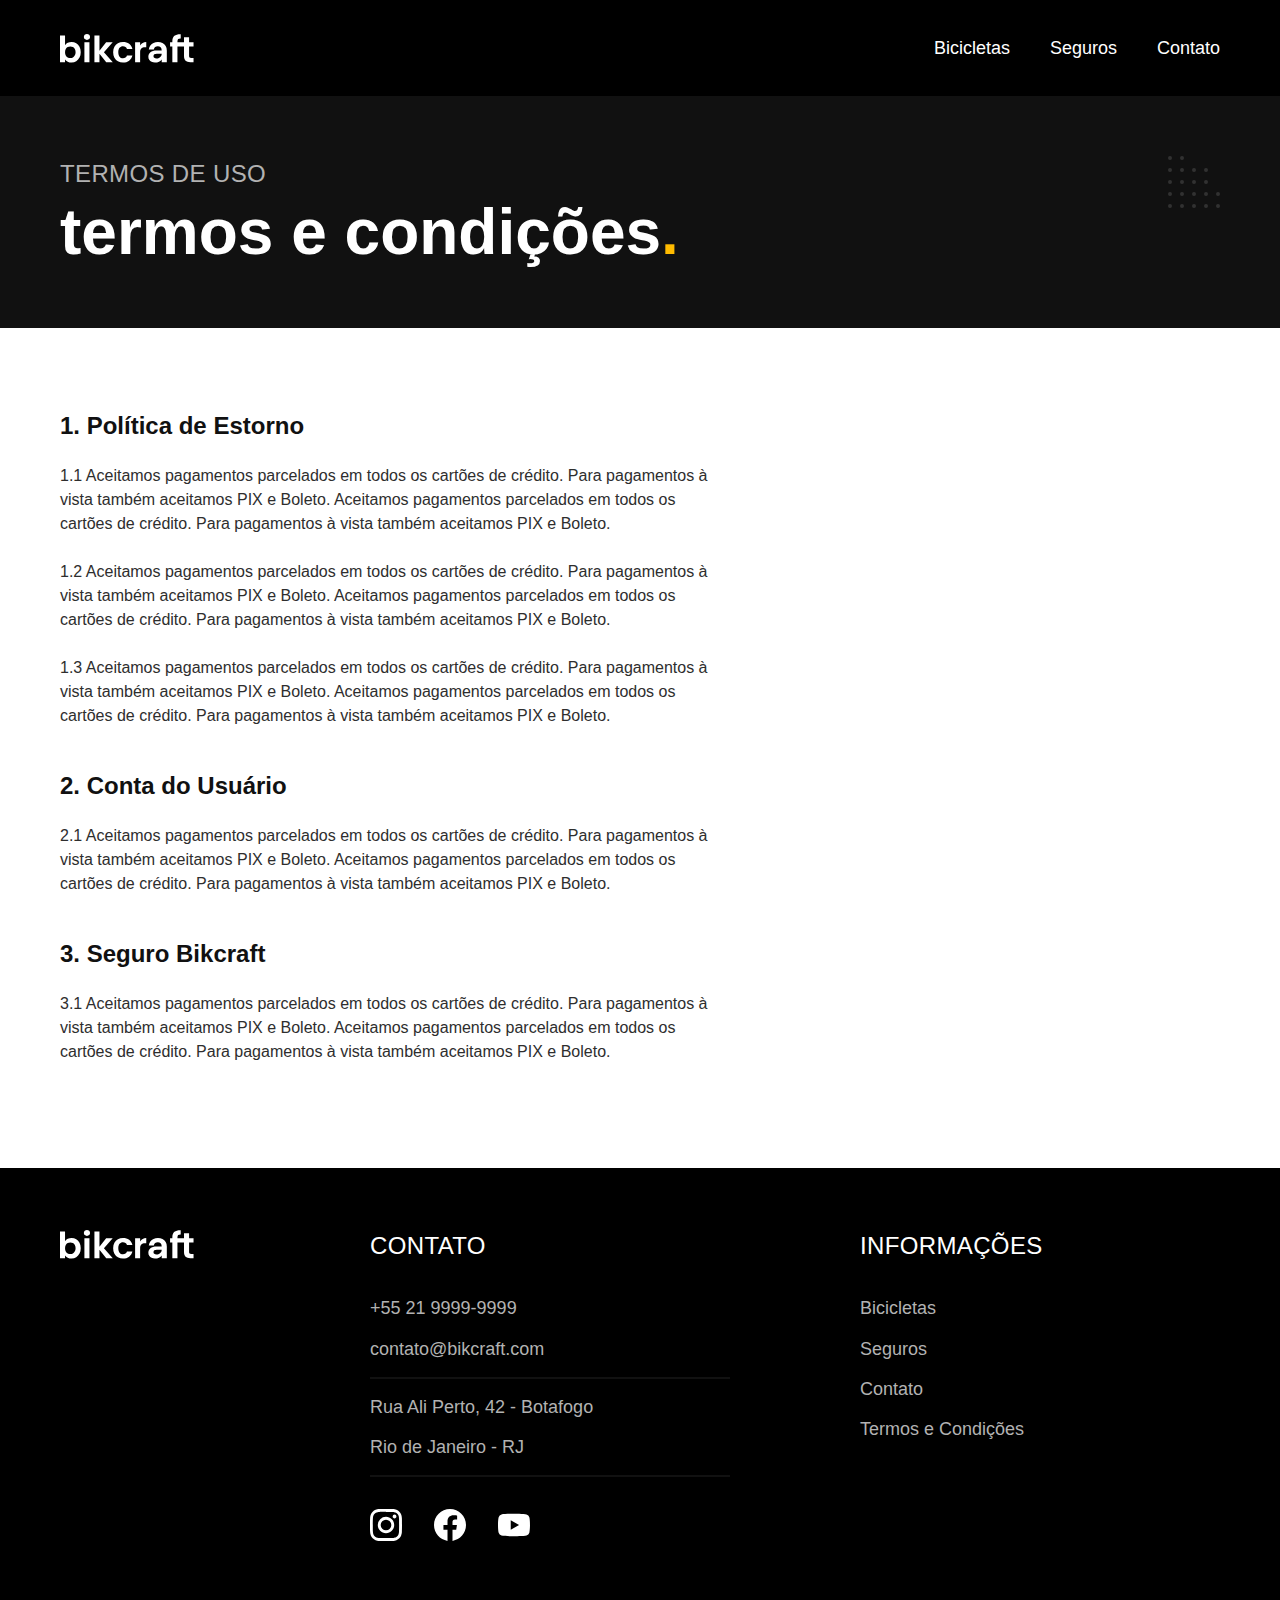
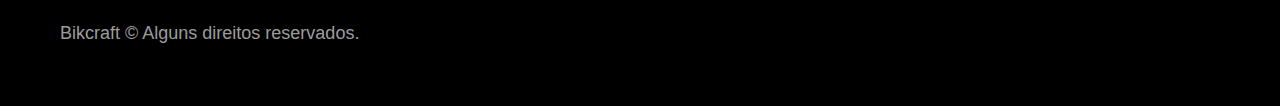
<file: termos.html>
<!DOCTYPE html>
<html lang="pt-br">

<head>
  <meta charset="UTF-8">
  <meta name="viewport" content="width=device-width, initial-scale=1.0">

  <title>Termos e Condições | Bikcraft</title>
  <meta name="description" content="Termos e condições.">

  <link rel="icon" href="./favicon.svg" type="image/svg+xml">
  <link rel="preload" href="./css/style.css" as="style">
  <link rel="stylesheet" href="./css/style.css">
  <link rel="icon" href="../favicon.svg" type="image/svg+xml">
  <link rel="preload" href="../css/style.css" as="style">
  <link rel="stylesheet" href="../css/style.css">
  <script>
    document.documentElement.classList.add('js')
  </script>
</head>

<body id="termos">
  <header class="header-bg">
    <div class="header container">
      <a href="./">
        <img src="./img/bikcraft.svg" alt="Bikcraft">
      </a>

      <nav aria-label="primaria">
        <ul class="header-menu font-1-m cor-0">
          <li><a href="./bicicletas.html">Bicicletas</a></li>
          <li><a href="./seguros.html">Seguros</a></li>
          <li><a href="./contato.html">Contato</a></li>
        </ul>
      </nav>
    </div>
  </header>

  <main>
    <div class="titulo-bg">
      <div class="titulo container">
        <p class="font-2-l-b cor-5">Termos de uso</p>
        <h1 class="font-1-xxl cor-0">termos e condições<span class="cor-p1">.</span></h1>
      </div>
    </div>

    <div class="termos font-2-s cor-10 container">
      <h2 class="font-1-l cor-11">1. Política de Estorno</h2>
      <p>1.1 Aceitamos pagamentos parcelados em todos os cartões de crédito. Para pagamentos à vista também aceitamos PIX e Boleto. Aceitamos pagamentos parcelados em todos os cartões de crédito. Para pagamentos à vista também aceitamos PIX e Boleto.</p>
      <p>1.2 Aceitamos pagamentos parcelados em todos os cartões de crédito. Para pagamentos à vista também aceitamos PIX e Boleto. Aceitamos pagamentos parcelados em todos os cartões de crédito. Para pagamentos à vista também aceitamos PIX e Boleto.</p>
      <p>1.3 Aceitamos pagamentos parcelados em todos os cartões de crédito. Para pagamentos à vista também aceitamos PIX e Boleto. Aceitamos pagamentos parcelados em todos os cartões de crédito. Para pagamentos à vista também aceitamos PIX e Boleto.</p>
      <h2 class="font-1-l cor-11">2. Conta do Usuário</h2>
      <p>2.1 Aceitamos pagamentos parcelados em todos os cartões de crédito. Para pagamentos à vista também aceitamos PIX e Boleto. Aceitamos pagamentos parcelados em todos os cartões de crédito. Para pagamentos à vista também aceitamos PIX e Boleto.</p>
      <h2 class="font-1-l cor-11">3. Seguro Bikcraft</h2>
      <p>3.1 Aceitamos pagamentos parcelados em todos os cartões de crédito. Para pagamentos à vista também aceitamos PIX e Boleto. Aceitamos pagamentos parcelados em todos os cartões de crédito. Para pagamentos à vista também aceitamos PIX e Boleto.</p>
    </div>
  </main>

  <footer class="footer-bg">
    <div class="footer container">
      <img src="./img/bikcraft.svg" alt="Bikcraft">
      <div class="footer-contato">
        <h3 class="font-2-l-b cor-0">Contato</h3>
        <ul class="font-2-m cor-5">
          <li><a href="tel:+552199999999">+55 21 9999-9999</a></li>
          <li><a href="mailto:contato@bikcraft.com">contato@bikcraft.com</a></li>
          <li>Rua Ali Perto, 42 - Botafogo</li>
          <li>Rio de Janeiro - RJ</li>
        </ul>
        <div class="footer-redes">
          <a href="./">
            <img src="./img/redes/instagram.svg" alt="Instagram">
          </a>
          <a href="./">
            <img src="./img/redes/facebook.svg" alt="Facebook">
          </a>
          <a href="./">
            <img src="./img/redes/youtube.svg" alt="Youtube">
          </a>
        </div>
      </div>
      <div class="footer-informacoes">
        <h3 class="font-2-l-b cor-0">Informações</h3>
        <nav>
          <ul class="font-1-m cor-5">
            <li><a href="./bicicletas.html">Bicicletas</a></li>
            <li><a href="./seguros.html">Seguros</a></li>
            <li><a href="./contato.html">Contato</a></li>
            <li><a href="./termos.html">Termos e Condições</a></li>
          </ul>
        </nav>
      </div>
      <p class="footer-copy font-2-m cor-6">Bikcraft © Alguns direitos reservados.</p>
    </div>
  </footer>
  <script src="./js/script.js"></script>
</body>

</html>
</file>
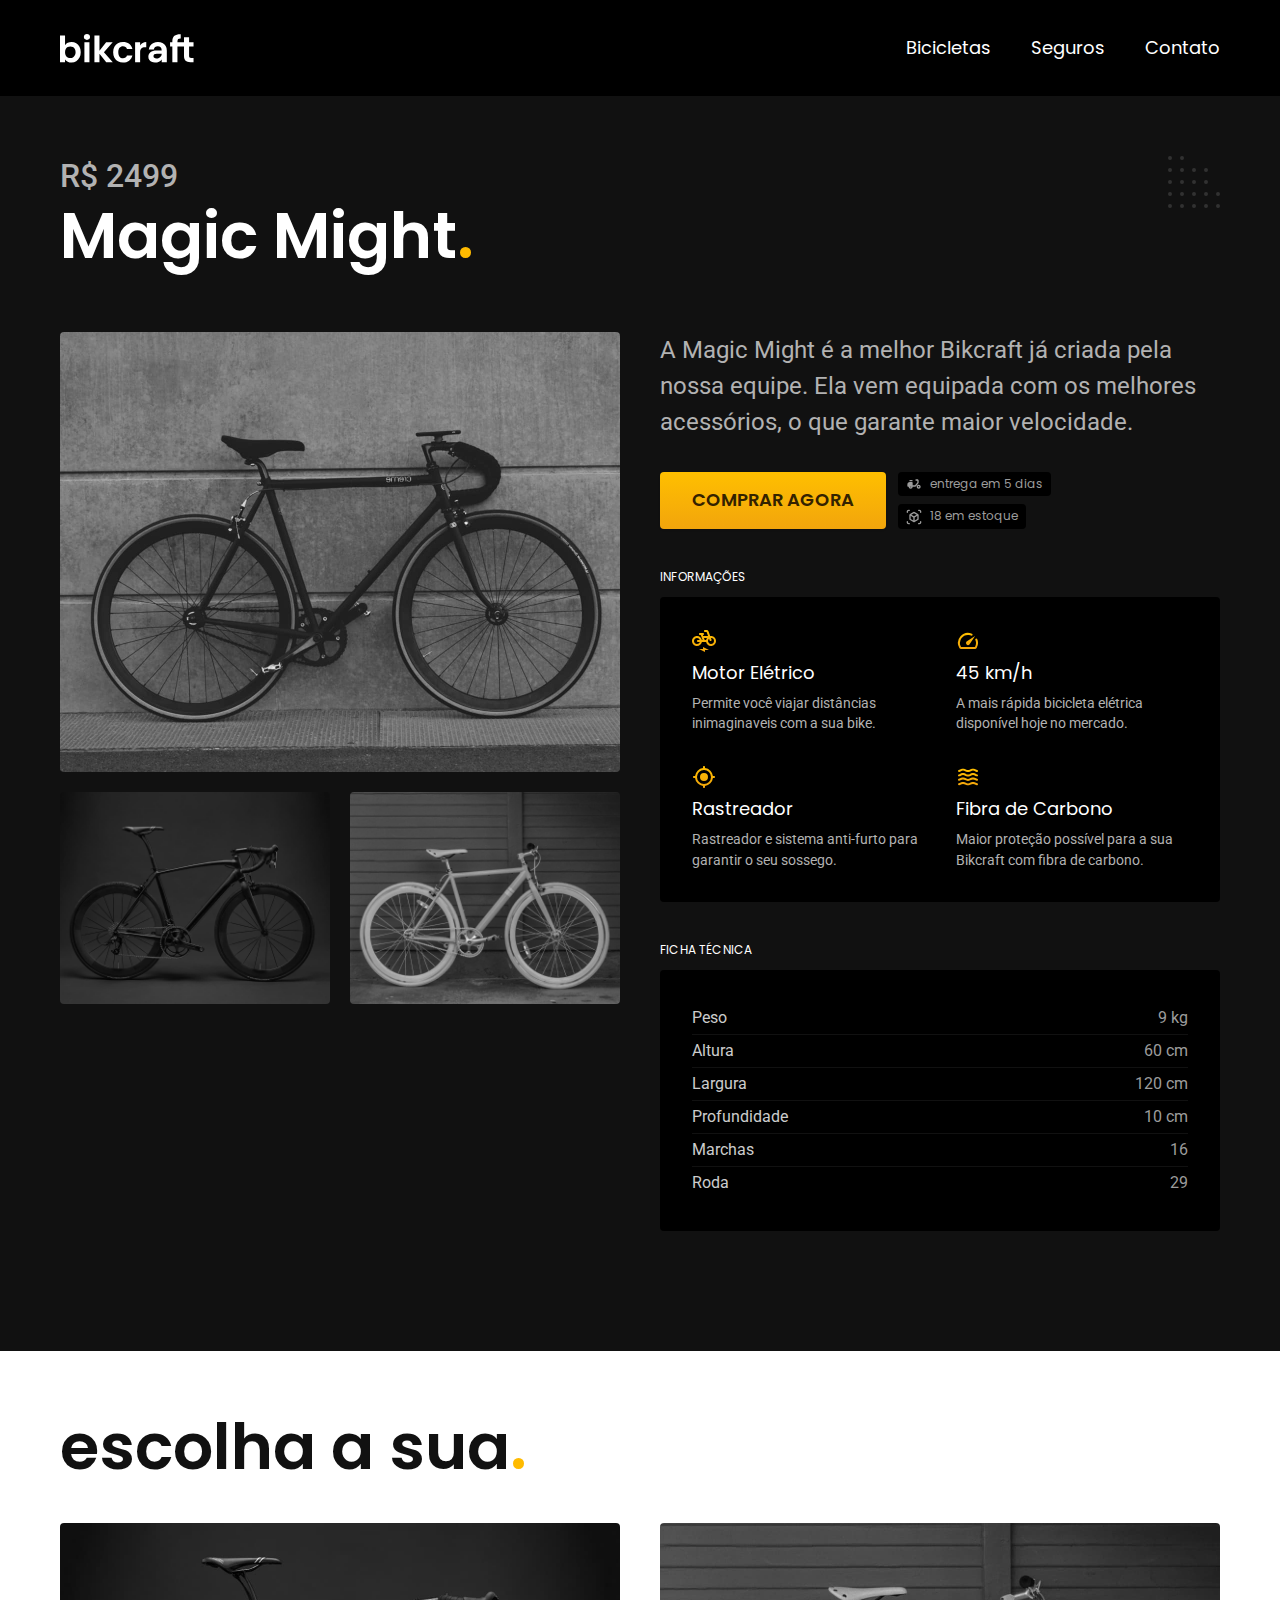
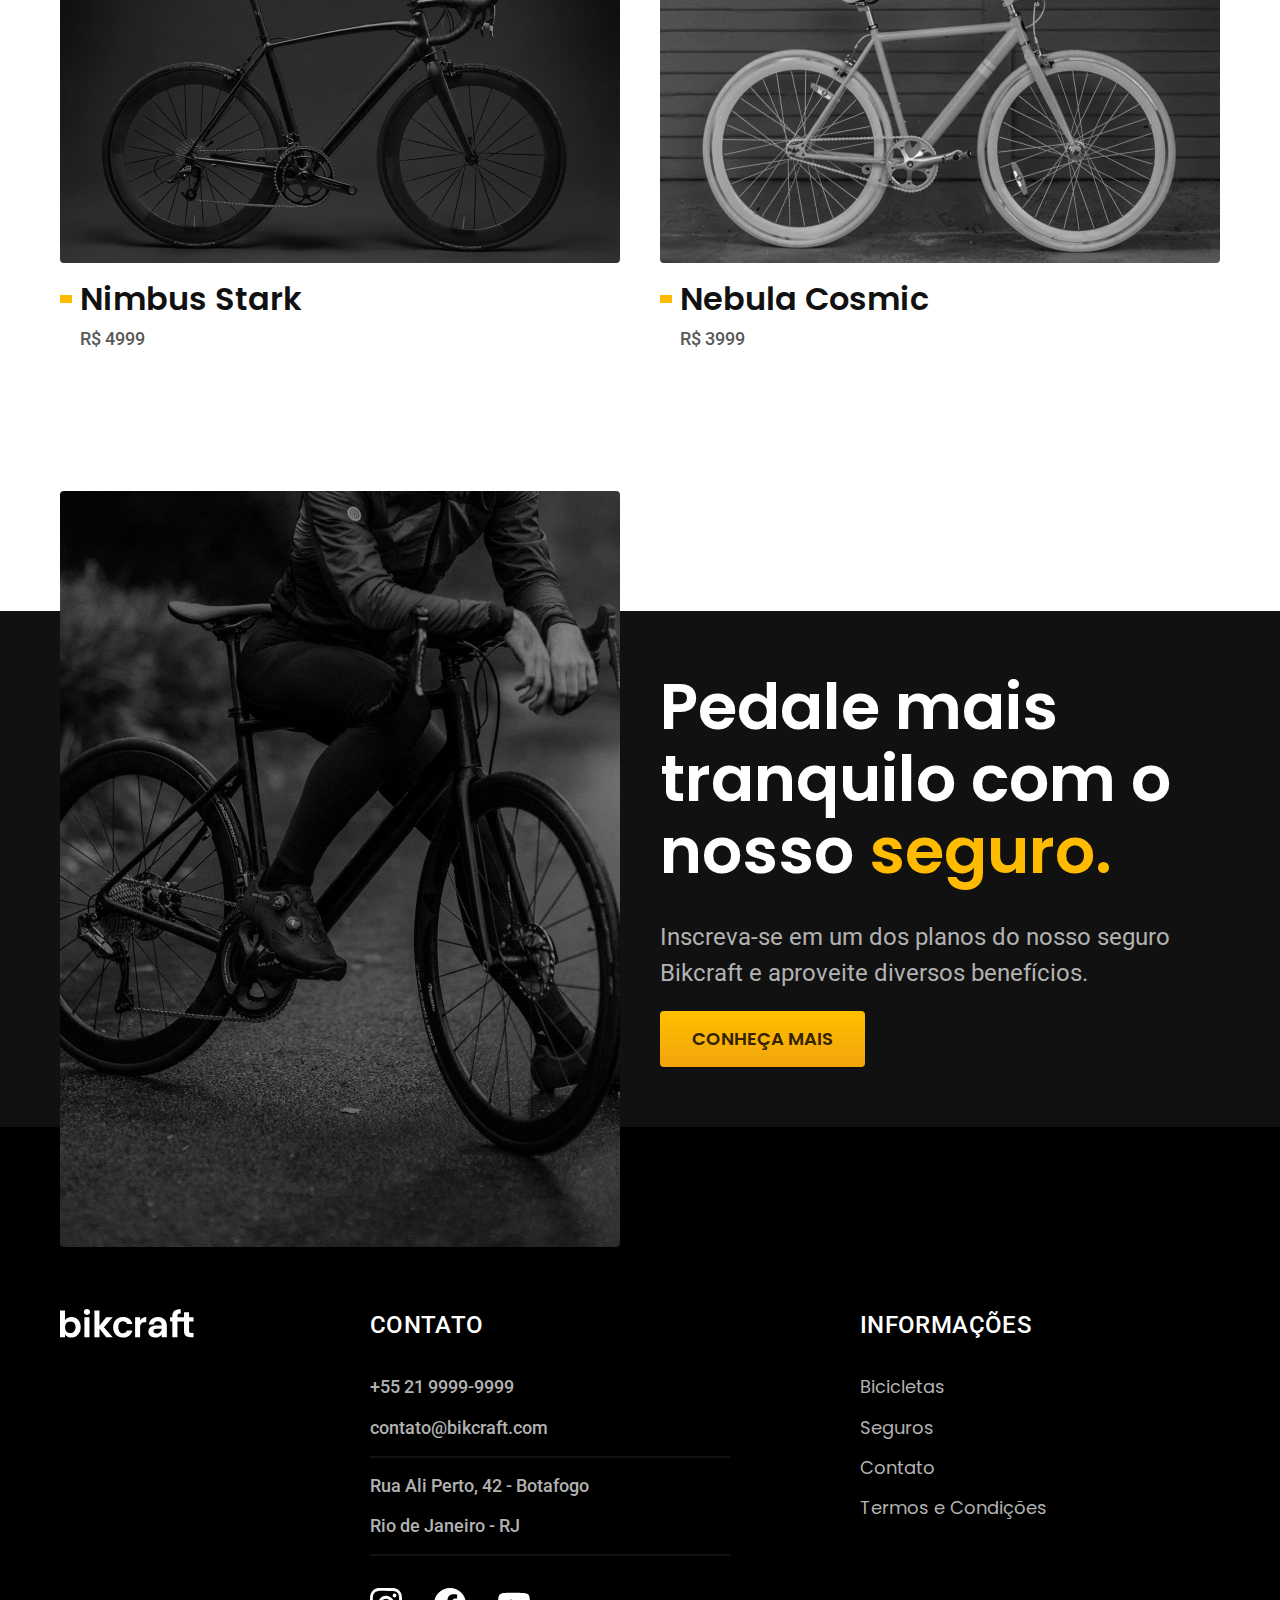
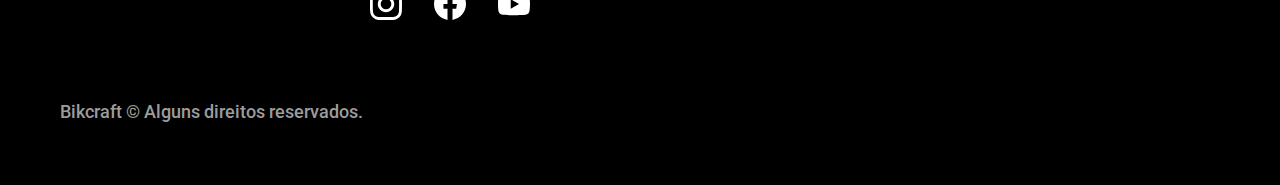
<file: bicicletas/magic.html>
<!DOCTYPE html>
<html lang="pt-br">

<head>
  <meta charset="UTF-8">
  <meta name="viewport" content="width=device-width, initial-scale=1.0">

  <title>Magic | Bikcraft</title>
  <meta name="description" content="Magic.">

  <link rel="icon" href="../favicon.svg" type="image/svg+xml">
  <link rel="preload" href="../css/style.css" as="style">
  <link rel="stylesheet" href="../css/style.css">
  <link rel="icon" href="../favicon.svg" type="image/svg+xml">
  <link rel="preload" href="../css/style.css" as="style">
  <link rel="stylesheet" href="../css/style.css">
  <script>
    document.documentElement.classList.add('js')
  </script>
  <link rel="preconnect" href="https://fonts.googleapis.com">
  <link rel="preconnect" href="https://fonts.gstatic.com" crossorigin>
  <link href="https://fonts.googleapis.com/css2?family=Merriweather:ital,wght@1,900&family=Poppins:wght@400;600&family=Roboto:wght@400;500&display=swap" rel="stylesheet">
</head>

<body id="bicicleta">
  <header class="header-bg">
    <div class="header container">
      <a href="../">
        <img src="../img/bikcraft.svg" alt="Bikcraft">
      </a>

      <nav aria-label="primaria">
        <ul class="header-menu font-1-m cor-0">
          <li><a href="../bicicletas.html">Bicicletas</a></li>
          <li><a href="../seguros.html">Seguros</a></li>
          <li><a href="../contato.html">Contato</a></li>
        </ul>
      </nav>
    </div>
  </header>

  <main class="titulo-bg">
    <div>
      <div class="titulo container">
        <p class="font-2-xl cor-5">R$ 2499</p>
        <h1 class="font-1-xxl cor-0">Magic Might<span class="cor-p1">.</span></h1>
      </div>
    </div>
    <div class="bicicleta container">
      <div class="bicicleta-imagens">
        <img src="../img/bicicleta/nimbus2.jpg" alt="Bicicleta 1">
        <img src="../img/bicicleta/nimbus1.jpg" alt="Bicicleta 2">
        <img src="../img/bicicleta/nimbus3.jpg" alt="Bicicleta 3">
      </div>
      <div class="bicicleta-conteudo">
        <p class="font-2-l cor-5">A Magic Might é a melhor Bikcraft já criada pela nossa equipe. Ela vem equipada com os melhores acessórios, o que garante maior velocidade.</p>
        <div class="bicicleta-comprar">
          <a class="botao" href="../orcamento.html?tipo=bikcraft&produto=magic">Comprar Agora</a>
          <span class="font-1-xs cor-6"><img src="../img/icones/entrega.svg" alt=""> entrega em 5 dias</span>
          <span class="font-1-xs cor-6"><img src="../img/icones/estoque.svg" alt=""> 18 em estoque</span>
        </div>

        <h2 class="font-1-xs cor-0">Informações</h2>
        <ul class="bicicleta-informacoes">
          <li>
            <img src="../img/icones/eletrica.svg" alt="">
            <h3 class="font-1-m cor-0">Motor Elétrico</h3>
            <p class="font-2-xs cor-5">Permite você viajar distâncias inimaginaveis com a sua bike.</p>
          </li>
          <li>
            <img src="../img/icones/velocidade.svg" alt="">
            <h3 class="font-1-m cor-0">45 km/h</h3>
            <p class="font-2-xs cor-5">A mais rápida bicicleta elétrica disponível hoje no mercado.</p>
          </li>
          <li>
            <img src="../img/icones/rastreador.svg" alt="">
            <h3 class="font-1-m cor-0">Rastreador</h3>
            <p class="font-2-xs cor-5">Rastreador e sistema anti-furto para garantir o seu sossego.</p>
          </li>
          <li>
            <img src="../img/icones/carbono.svg" alt="">
            <h3 class="font-1-m cor-0">Fibra de Carbono</h3>
            <p class="font-2-xs cor-5">Maior proteção possível para a sua Bikcraft com fibra de carbono.</p>
          </li>
        </ul>
        <h2 class="font-1-xs cor-0">Ficha Técnica</h2>
        <ul class="bicicleta-ficha font-2-s cor-4">
          <li>Peso <span>9 kg</span></li>
          <li>Altura <span>60 cm</span></li>
          <li>Largura <span>120 cm</span></li>
          <li>Profundidade <span>10 cm</span></li>
          <li>Marchas <span>16</span></li>
          <li>Roda <span>29</span></li>
        </ul>
      </div>
    </div>
  </main>

  <article class="bicicletas-lista container">
    <h2 class="font-1-xxl">escolha a sua<span class="cor-p1">.</span></h2>

    <ul>
      <li>
        <a href="./nimbus.html">
          <img src="../img/bicicletas/nimbus.jpg" alt="Bicicleta preta">
          <h3 class="font-1-xl">Nimbus Stark</h3>
          <span class="font-2-m cor-8">R$ 4999</span>
        </a>
      </li>
      <li>
        <a href="./nebula.html">
          <img src="../img/bicicletas/nebula.jpg" alt="Bicicleta preta">
          <h3 class="font-1-xl">Nebula Cosmic</h3>
          <span class="font-2-m cor-8">R$ 3999</span>
        </a>
      </li>
    </ul>
  </article>

  <article class="seguro-bg">
    <div class="seguro container">
      <div class="seguro-imagem">
        <img src="../img/fotos/seguros.jpg" alt="Pessoa parada em cima de uma bicicleta.">
      </div>
      <div class="seguro-conteudo">
        <h2 class="font-1-xxl cor-0">Pedale mais tranquilo com o nosso <span class="cor-p1">seguro.</span></h2>
        <p class="font-2-l cor-5">Inscreva-se em um dos planos do nosso seguro Bikcraft e aproveite diversos benefícios.</p>
        <a class="botao" href="../seguros.html">Conheça Mais</a>
      </div>
    </div>
  </article>

  <footer class="footer-bg">
    <div class="footer container">
      <img src="../img/bikcraft.svg" alt="Bikcraft">
      <div class="footer-contato">
        <h3 class="font-2-l-b cor-0">Contato</h3>
        <ul class="font-2-m cor-5">
          <li><a href="tel:+552199999999">+55 21 9999-9999</a></li>
          <li><a href="mailto:contato@bikcraft.com">contato@bikcraft.com</a></li>
          <li>Rua Ali Perto, 42 - Botafogo</li>
          <li>Rio de Janeiro - RJ</li>
        </ul>
        <div class="footer-redes">
          <a href="../">
            <img src="../img/redes/instagram.svg" alt="Instagram">
          </a>
          <a href="../">
            <img src="../img/redes/facebook.svg" alt="Facebook">
          </a>
          <a href="../">
            <img src="../img/redes/youtube.svg" alt="Youtube">
          </a>
        </div>
      </div>
      <div class="footer-informacoes">
        <h3 class="font-2-l-b cor-0">Informações</h3>
        <nav>
          <ul class="font-1-m cor-5">
            <li><a href="../bicicletas.html">Bicicletas</a></li>
            <li><a href="../seguros.html">Seguros</a></li>
            <li><a href="../contato.html">Contato</a></li>
            <li><a href="../termos.html">Termos e Condições</a></li>
          </ul>
        </nav>
      </div>
      <p class="footer-copy font-2-m cor-6">Bikcraft © Alguns direitos reservados.</p>
    </div>
  </footer>
  <script src="../js/script.js"></script>
</body>

</html>
</file>
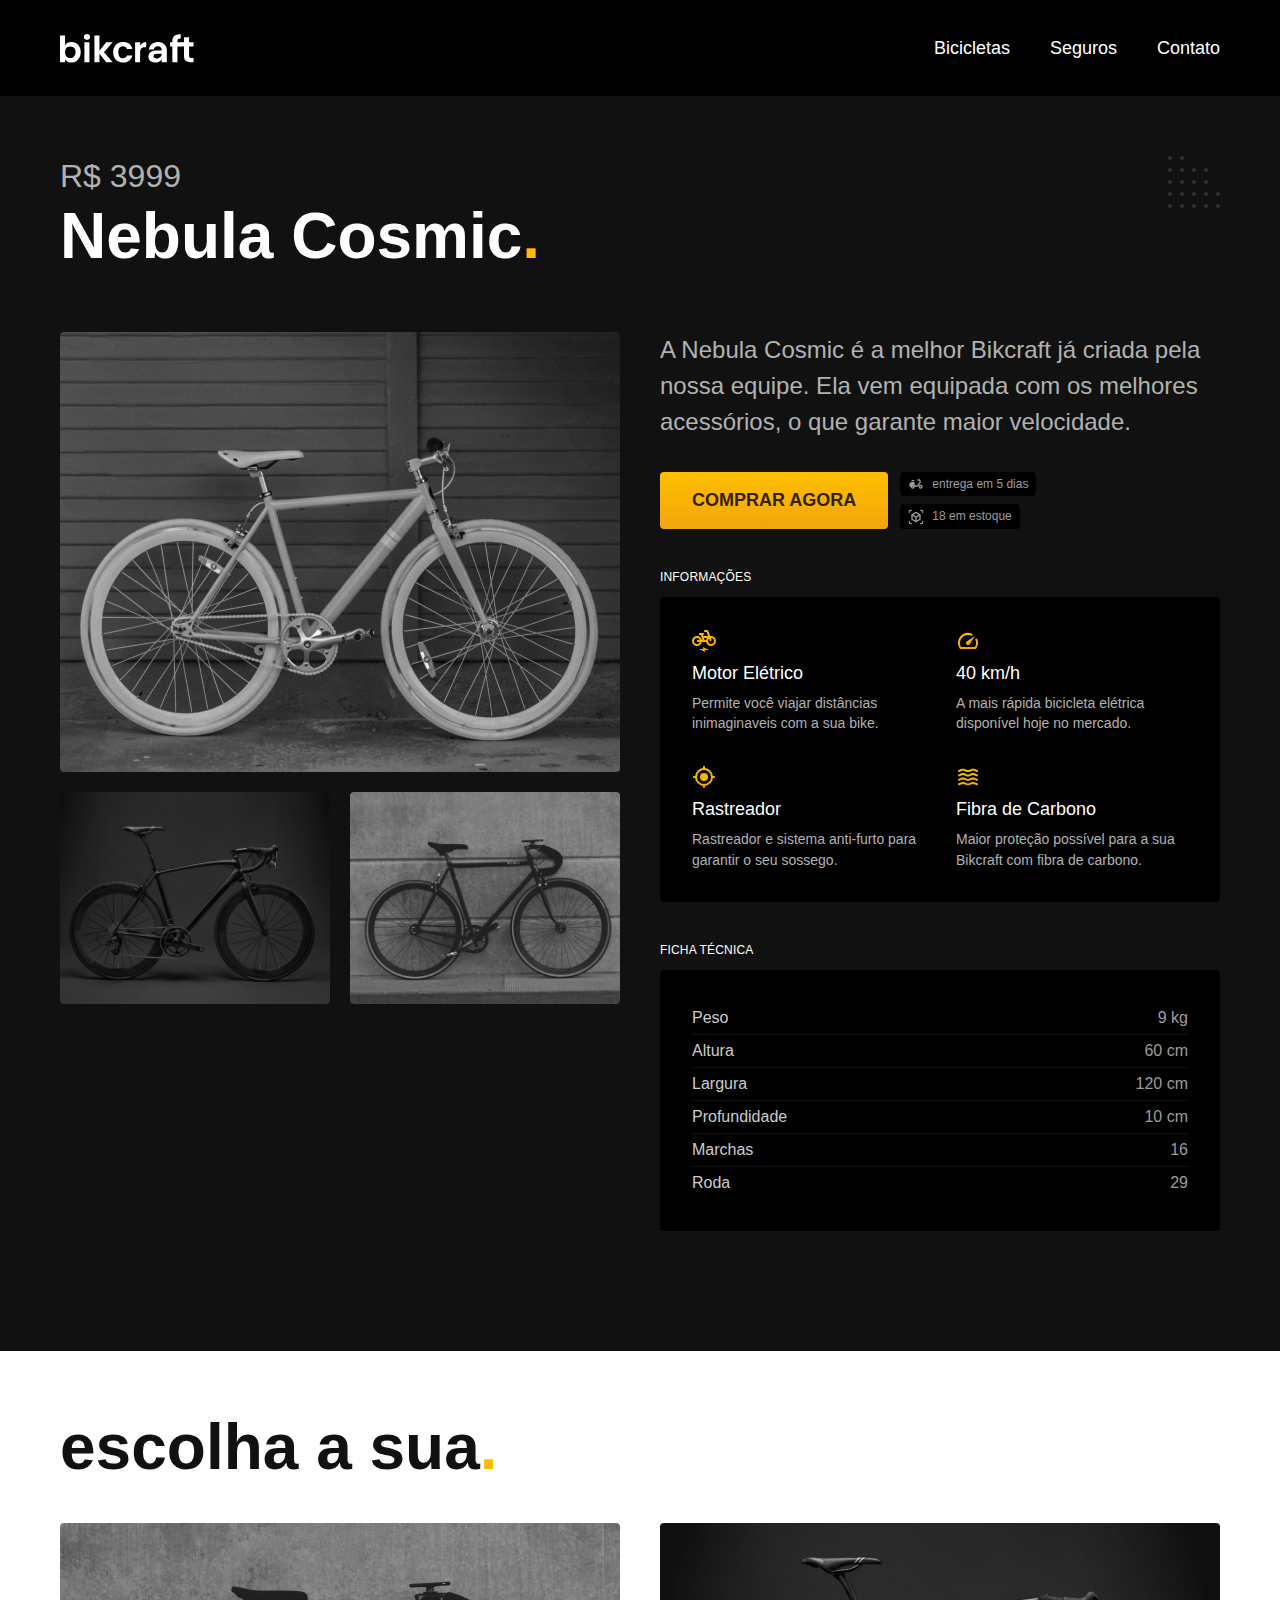
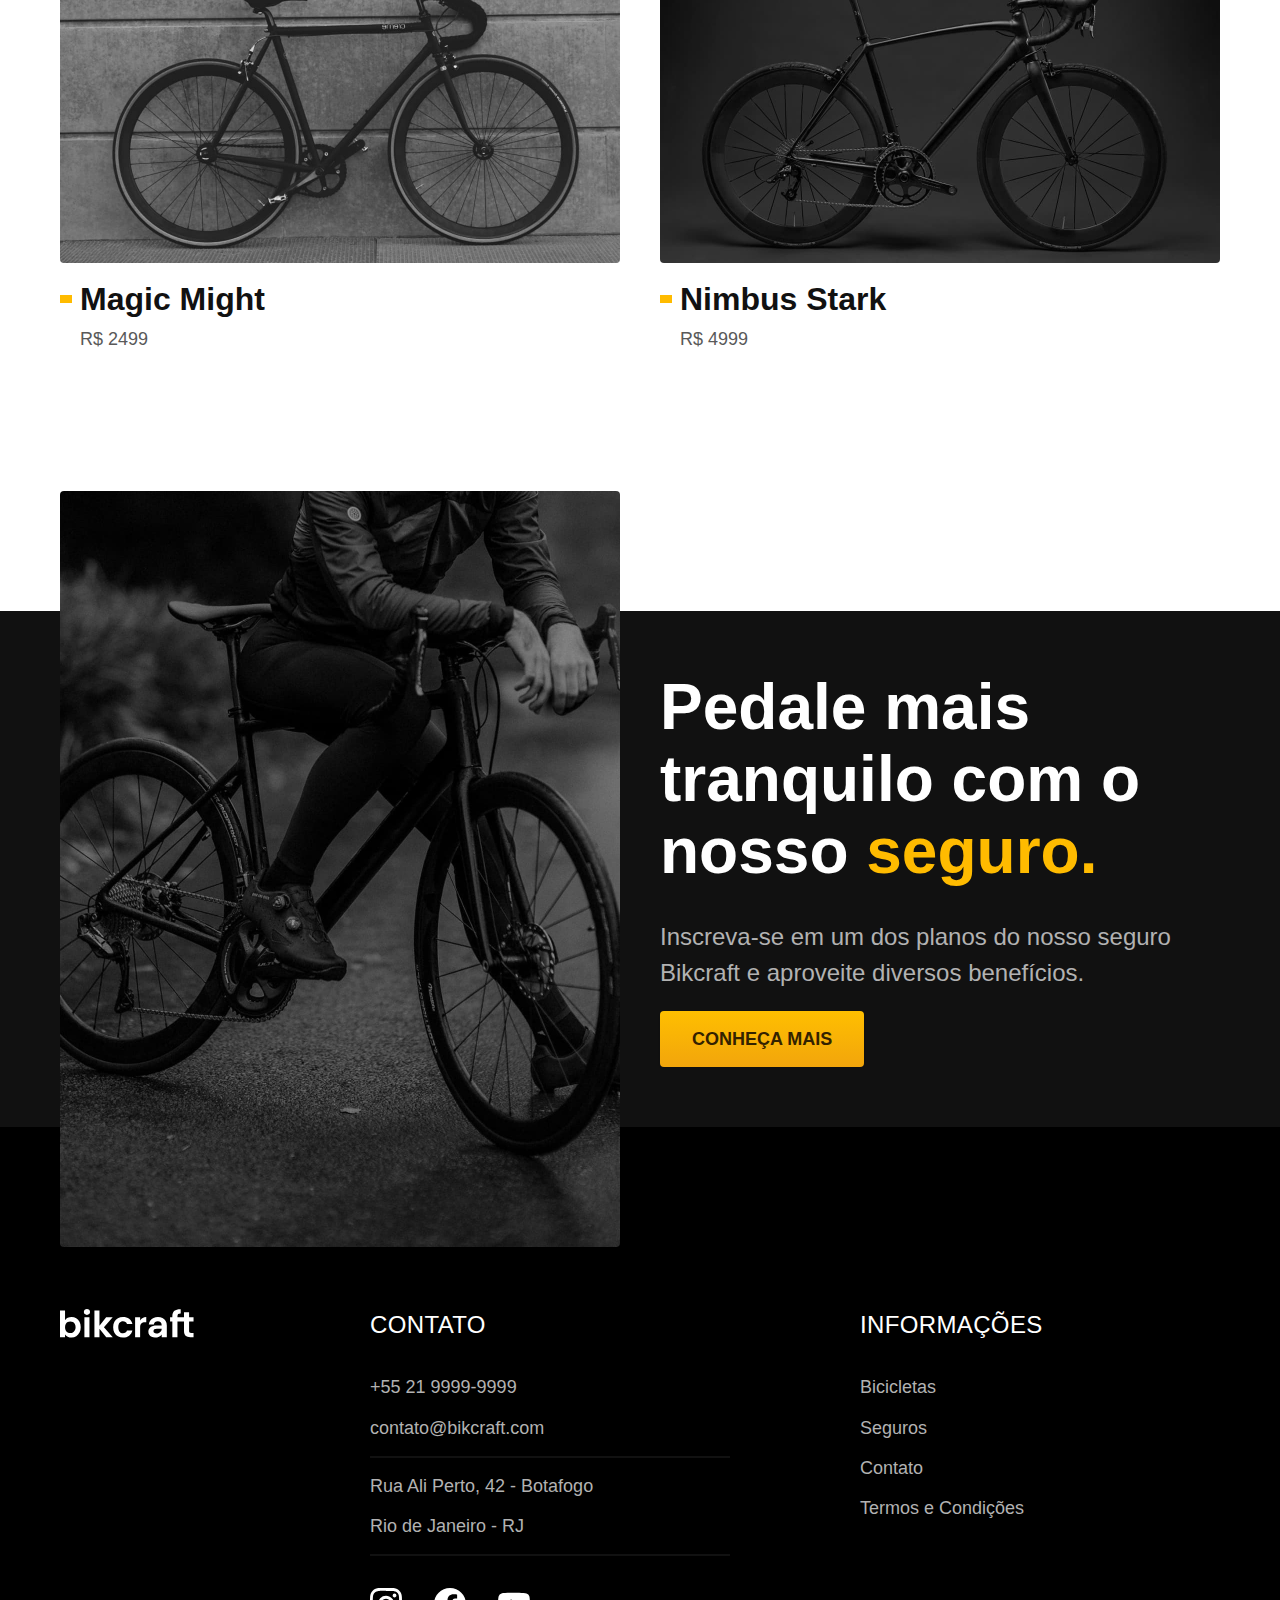
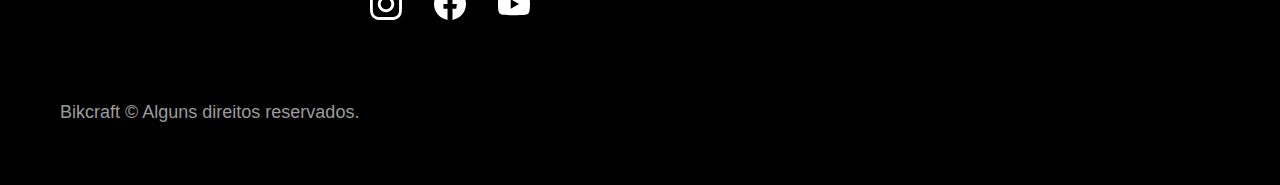
<file: bicicletas/nebula.html>
<!DOCTYPE html>
<html lang="pt-br">

<head>
  <meta charset="UTF-8">
  <meta name="viewport" content="width=device-width, initial-scale=1.0">

  <title>Nebula | Bikcraft</title>
  <meta name="description" content="Nebula.">

  <link rel="icon" href="../favicon.svg" type="image/svg+xml">
  <link rel="preload" href="../css/style.css" as="style">
  <link rel="stylesheet" href="../css/style.css">
  <link rel="icon" href="../favicon.svg" type="image/svg+xml">
  <link rel="preload" href="../css/style.css" as="style">
  <link rel="stylesheet" href="../css/style.css">
  <script>
    document.documentElement.classList.add('js')
  </script>
</head>

<body id="bicicleta">
  <header class="header-bg">
    <div class="header container">
      <a href="../">
        <img src="../img/bikcraft.svg" alt="Bikcraft">
      </a>

      <nav aria-label="primaria">
        <ul class="header-menu font-1-m cor-0">
          <li><a href="../bicicletas.html">Bicicletas</a></li>
          <li><a href="../seguros.html">Seguros</a></li>
          <li><a href="../contato.html">Contato</a></li>
        </ul>
      </nav>
    </div>
  </header>

  <main class="titulo-bg">
    <div>
      <div class="titulo container">
        <p class="font-2-xl cor-5">R$ 3999</p>
        <h1 class="font-1-xxl cor-0">Nebula Cosmic<span class="cor-p1">.</span></h1>
      </div>
    </div>
    <div class="bicicleta container">
      <div class="bicicleta-imagens">
        <img src="../img/bicicleta/nimbus3.jpg" alt="Bicicleta 1">
        <img src="../img/bicicleta/nimbus1.jpg" alt="Bicicleta 2">
        <img src="../img/bicicleta/nimbus2.jpg" alt="Bicicleta 3">
      </div>
      <div class="bicicleta-conteudo">
        <p class="font-2-l cor-5">A Nebula Cosmic é a melhor Bikcraft já criada pela nossa equipe. Ela vem equipada com os melhores acessórios, o que garante maior velocidade.</p>
        <div class="bicicleta-comprar">
          <a class="botao" href="../orcamento.html?tipo=bikcraft&produto=nebula">Comprar Agora</a>
          <span class="font-1-xs cor-6"><img src="../img/icones/entrega.svg" alt=""> entrega em 5 dias</span>
          <span class="font-1-xs cor-6"><img src="../img/icones/estoque.svg" alt=""> 18 em estoque</span>
        </div>

        <h2 class="font-1-xs cor-0">Informações</h2>
        <ul class="bicicleta-informacoes">
          <li>
            <img src="../img/icones/eletrica.svg" alt="">
            <h3 class="font-1-m cor-0">Motor Elétrico</h3>
            <p class="font-2-xs cor-5">Permite você viajar distâncias inimaginaveis com a sua bike.</p>
          </li>
          <li>
            <img src="../img/icones/velocidade.svg" alt="">
            <h3 class="font-1-m cor-0">40 km/h</h3>
            <p class="font-2-xs cor-5">A mais rápida bicicleta elétrica disponível hoje no mercado.</p>
          </li>
          <li>
            <img src="../img/icones/rastreador.svg" alt="">
            <h3 class="font-1-m cor-0">Rastreador</h3>
            <p class="font-2-xs cor-5">Rastreador e sistema anti-furto para garantir o seu sossego.</p>
          </li>
          <li>
            <img src="../img/icones/carbono.svg" alt="">
            <h3 class="font-1-m cor-0">Fibra de Carbono</h3>
            <p class="font-2-xs cor-5">Maior proteção possível para a sua Bikcraft com fibra de carbono.</p>
          </li>
        </ul>
        <h2 class="font-1-xs cor-0">Ficha Técnica</h2>
        <ul class="bicicleta-ficha font-2-s cor-4">
          <li>Peso <span>9 kg</span></li>
          <li>Altura <span>60 cm</span></li>
          <li>Largura <span>120 cm</span></li>
          <li>Profundidade <span>10 cm</span></li>
          <li>Marchas <span>16</span></li>
          <li>Roda <span>29</span></li>
        </ul>
      </div>
    </div>
  </main>

  <article class="bicicletas-lista container">
    <h2 class="font-1-xxl">escolha a sua<span class="cor-p1">.</span></h2>

    <ul>
      <li>
        <a href="./magic.html">
          <img src="../img/bicicletas/magic.jpg" alt="Bicicleta preta">
          <h3 class="font-1-xl">Magic Might</h3>
          <span class="font-2-m cor-8">R$ 2499</span>
        </a>
      </li>
      <li>
        <a href="./nimbus.html">
          <img src="../img/bicicletas/nimbus.jpg" alt="Bicicleta preta">
          <h3 class="font-1-xl">Nimbus Stark</h3>
          <span class="font-2-m cor-8">R$ 4999</span>
        </a>
      </li>
    </ul>
  </article>

  <article class="seguro-bg">
    <div class="seguro container">
      <div class="seguro-imagem">
        <img src="../img/fotos/seguros.jpg" alt="Pessoa parada em cima de uma bicicleta.">
      </div>
      <div class="seguro-conteudo">
        <h2 class="font-1-xxl cor-0">Pedale mais tranquilo com o nosso <span class="cor-p1">seguro.</span></h2>
        <p class="font-2-l cor-5">Inscreva-se em um dos planos do nosso seguro Bikcraft e aproveite diversos benefícios.</p>
        <a class="botao" href="../seguros.html">Conheça Mais</a>
      </div>
    </div>
  </article>

  <footer class="footer-bg">
    <div class="footer container">
      <img src="../img/bikcraft.svg" alt="Bikcraft">
      <div class="footer-contato">
        <h3 class="font-2-l-b cor-0">Contato</h3>
        <ul class="font-2-m cor-5">
          <li><a href="tel:+552199999999">+55 21 9999-9999</a></li>
          <li><a href="mailto:contato@bikcraft.com">contato@bikcraft.com</a></li>
          <li>Rua Ali Perto, 42 - Botafogo</li>
          <li>Rio de Janeiro - RJ</li>
        </ul>
        <div class="footer-redes">
          <a href="../">
            <img src="../img/redes/instagram.svg" alt="Instagram">
          </a>
          <a href="../">
            <img src="../img/redes/facebook.svg" alt="Facebook">
          </a>
          <a href="../">
            <img src="../img/redes/youtube.svg" alt="Youtube">
          </a>
        </div>
      </div>
      <div class="footer-informacoes">
        <h3 class="font-2-l-b cor-0">Informações</h3>
        <nav>
          <ul class="font-1-m cor-5">
            <li><a href="../bicicletas.html">Bicicletas</a></li>
            <li><a href="../seguros.html">Seguros</a></li>
            <li><a href="../contato.html">Contato</a></li>
            <li><a href="../termos.html">Termos e Condições</a></li>
          </ul>
        </nav>
      </div>
      <p class="footer-copy font-2-m cor-6">Bikcraft © Alguns direitos reservados.</p>
    </div>
  </footer>
  <script src="../js/script.js"></script>
</body>

</html>
</file>
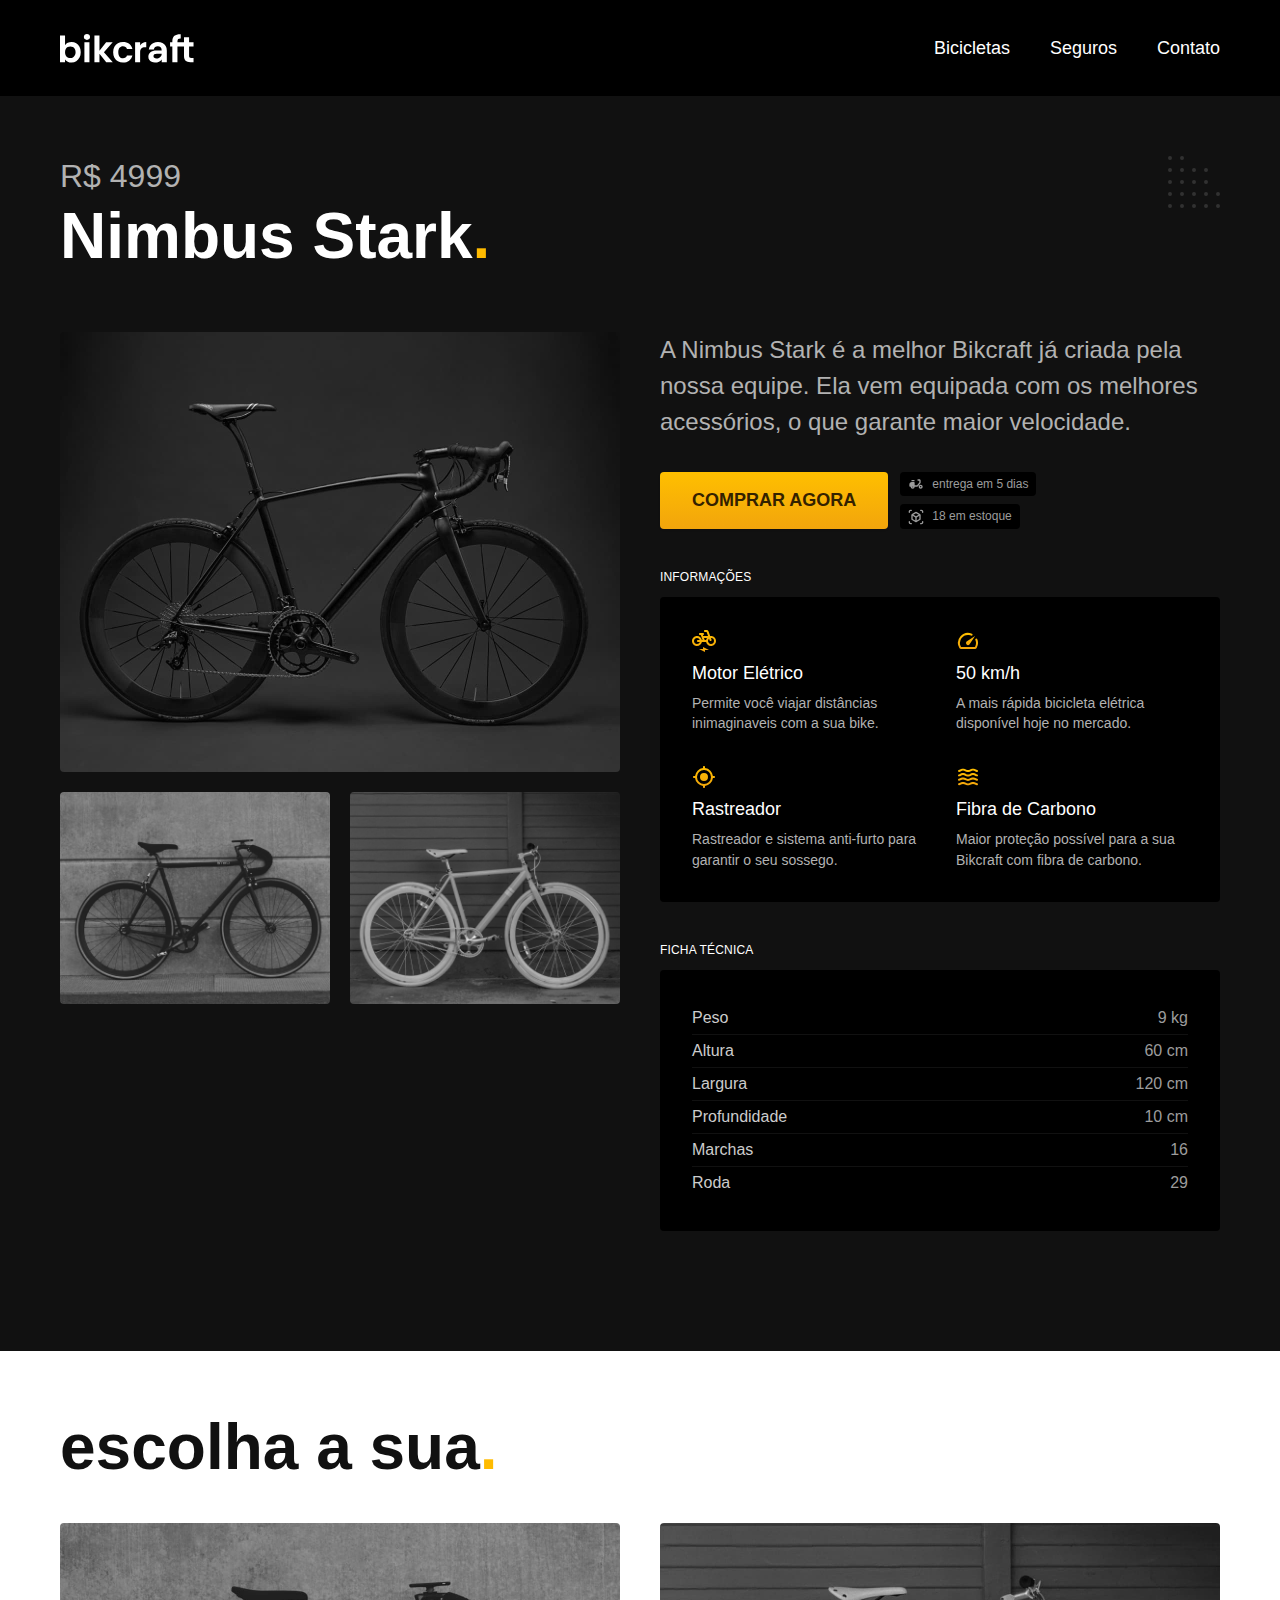
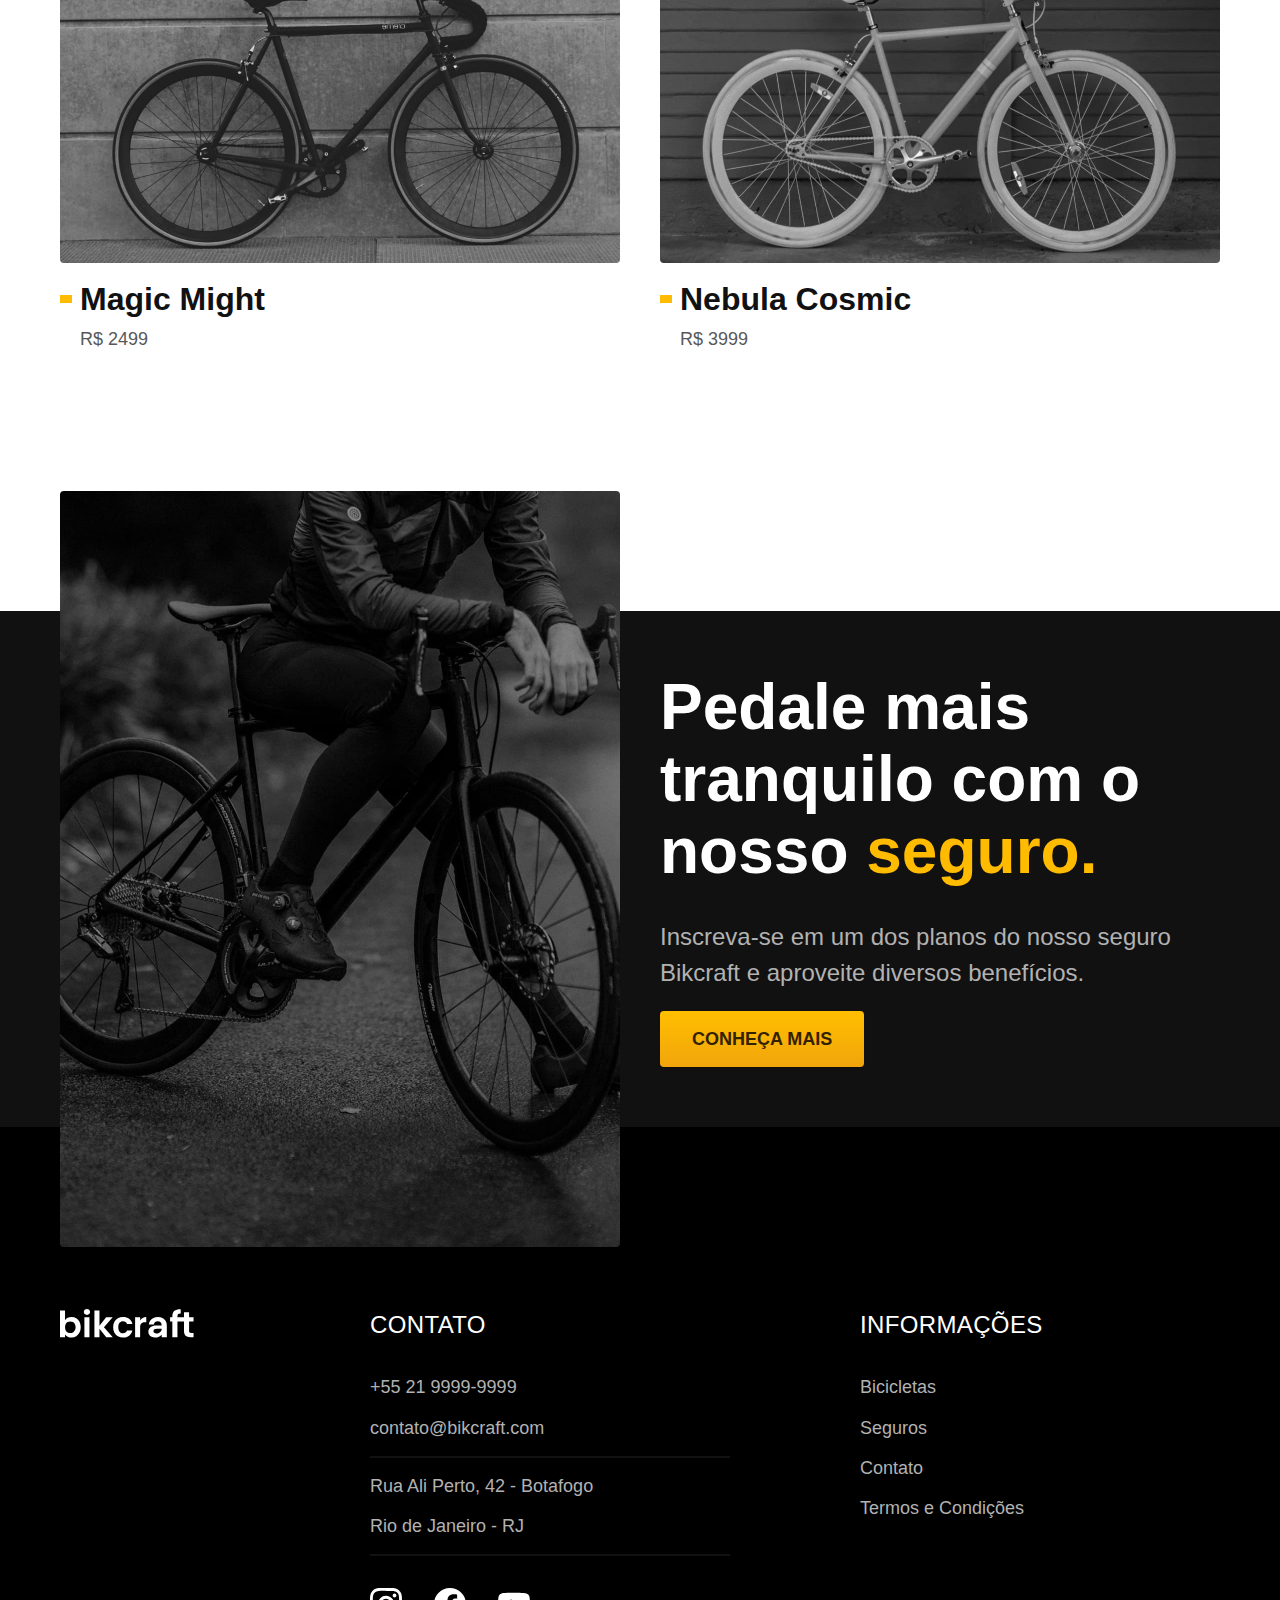
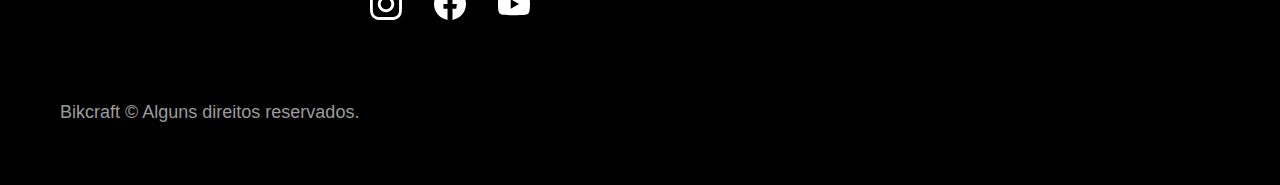
<file: bicicletas/nimbus.html>
<!DOCTYPE html>
<html lang="pt-br">

<head>
  <meta charset="UTF-8">
  <meta name="viewport" content="width=device-width, initial-scale=1.0">

  <title>Nimbus | Bikcraft</title>
  <meta name="description" content="Nimbus.">

  <link rel="icon" href="../favicon.svg" type="image/svg+xml">
  <link rel="preload" href="../css/style.css" as="style">
  <link rel="stylesheet" href="../css/style.css">
  <link rel="icon" href="../favicon.svg" type="image/svg+xml">
  <link rel="preload" href="../css/style.css" as="style">
  <link rel="stylesheet" href="../css/style.css">
  <script>
    document.documentElement.classList.add('js')
  </script>
</head>

<body id="bicicleta">
  <header class="header-bg">
    <div class="header container">
      <a href="../">
        <img src="../img/bikcraft.svg" alt="Bikcraft">
      </a>

      <nav aria-label="primaria">
        <ul class="header-menu font-1-m cor-0">
          <li><a href="../bicicletas.html">Bicicletas</a></li>
          <li><a href="../seguros.html">Seguros</a></li>
          <li><a href="../contato.html">Contato</a></li>
        </ul>
      </nav>
    </div>
  </header>

  <main class="titulo-bg">
    <div>
      <div class="titulo container">
        <p class="font-2-xl cor-5">R$ 4999</p>
        <h1 class="font-1-xxl cor-0">Nimbus Stark<span class="cor-p1">.</span></h1>
      </div>
    </div>
    <div class="bicicleta container">
      <div class="bicicleta-imagens">
        <img src="../img/bicicleta/nimbus1.jpg" alt="Bicicleta 1">
        <img src="../img/bicicleta/nimbus2.jpg" alt="Bicicleta 2">
        <img src="../img/bicicleta/nimbus3.jpg" alt="Bicicleta 3">
      </div>
      <div class="bicicleta-conteudo">
        <p class="font-2-l cor-5">A Nimbus Stark é a melhor Bikcraft já criada pela nossa equipe. Ela vem equipada com os melhores acessórios, o que garante maior velocidade.</p>
        <div class="bicicleta-comprar">
          <a class="botao" href="../orcamento.html?tipo=bikcraft&produto=nimbus">Comprar Agora</a>
          <span class="font-1-xs cor-6"><img src="../img/icones/entrega.svg" alt=""> entrega em 5 dias</span>
          <span class="font-1-xs cor-6"><img src="../img/icones/estoque.svg" alt=""> 18 em estoque</span>
        </div>

        <h2 class="font-1-xs cor-0">Informações</h2>
        <ul class="bicicleta-informacoes">
          <li>
            <img src="../img/icones/eletrica.svg" alt="">
            <h3 class="font-1-m cor-0">Motor Elétrico</h3>
            <p class="font-2-xs cor-5">Permite você viajar distâncias inimaginaveis com a sua bike.</p>
          </li>
          <li>
            <img src="../img/icones/velocidade.svg" alt="">
            <h3 class="font-1-m cor-0">50 km/h</h3>
            <p class="font-2-xs cor-5">A mais rápida bicicleta elétrica disponível hoje no mercado.</p>
          </li>
          <li>
            <img src="../img/icones/rastreador.svg" alt="">
            <h3 class="font-1-m cor-0">Rastreador</h3>
            <p class="font-2-xs cor-5">Rastreador e sistema anti-furto para garantir o seu sossego.</p>
          </li>
          <li>
            <img src="../img/icones/carbono.svg" alt="">
            <h3 class="font-1-m cor-0">Fibra de Carbono</h3>
            <p class="font-2-xs cor-5">Maior proteção possível para a sua Bikcraft com fibra de carbono.</p>
          </li>
        </ul>
        <h2 class="font-1-xs cor-0">Ficha Técnica</h2>
        <ul class="bicicleta-ficha font-2-s cor-4">
          <li>Peso <span>9 kg</span></li>
          <li>Altura <span>60 cm</span></li>
          <li>Largura <span>120 cm</span></li>
          <li>Profundidade <span>10 cm</span></li>
          <li>Marchas <span>16</span></li>
          <li>Roda <span>29</span></li>
        </ul>
      </div>
    </div>
  </main>

  <article class="bicicletas-lista container">
    <h2 class="font-1-xxl">escolha a sua<span class="cor-p1">.</span></h2>

    <ul>
      <li>
        <a href="./magic.html">
          <img src="../img/bicicletas/magic.jpg" alt="Bicicleta preta">
          <h3 class="font-1-xl">Magic Might</h3>
          <span class="font-2-m cor-8">R$ 2499</span>
        </a>
      </li>
      <li>
        <a href="./nebula.html">
          <img src="../img/bicicletas/nebula.jpg" alt="Bicicleta preta">
          <h3 class="font-1-xl">Nebula Cosmic</h3>
          <span class="font-2-m cor-8">R$ 3999</span>
        </a>
      </li>
    </ul>
  </article>

  <article class="seguro-bg">
    <div class="seguro container">
      <div class="seguro-imagem">
        <img src="../img/fotos/seguros.jpg" alt="Pessoa parada em cima de uma bicicleta.">
      </div>
      <div class="seguro-conteudo">
        <h2 class="font-1-xxl cor-0">Pedale mais tranquilo com o nosso <span class="cor-p1">seguro.</span></h2>
        <p class="font-2-l cor-5">Inscreva-se em um dos planos do nosso seguro Bikcraft e aproveite diversos benefícios.</p>
        <a class="botao" href="../seguros.html">Conheça Mais</a>
      </div>
    </div>
  </article>

  <footer class="footer-bg">
    <div class="footer container">
      <img src="../img/bikcraft.svg" alt="Bikcraft">
      <div class="footer-contato">
        <h3 class="font-2-l-b cor-0">Contato</h3>
        <ul class="font-2-m cor-5">
          <li><a href="tel:+552199999999">+55 21 9999-9999</a></li>
          <li><a href="mailto:contato@bikcraft.com">contato@bikcraft.com</a></li>
          <li>Rua Ali Perto, 42 - Botafogo</li>
          <li>Rio de Janeiro - RJ</li>
        </ul>
        <div class="footer-redes">
          <a href="../">
            <img src="../img/redes/instagram.svg" alt="Instagram">
          </a>
          <a href="../">
            <img src="../img/redes/facebook.svg" alt="Facebook">
          </a>
          <a href="../">
            <img src="../img/redes/youtube.svg" alt="Youtube">
          </a>
        </div>
      </div>
      <div class="footer-informacoes">
        <h3 class="font-2-l-b cor-0">Informações</h3>
        <nav>
          <ul class="font-1-m cor-5">
            <li><a href="../bicicletas.html">Bicicletas</a></li>
            <li><a href="../seguros.html">Seguros</a></li>
            <li><a href="../contato.html">Contato</a></li>
            <li><a href="../termos.html">Termos e Condições</a></li>
          </ul>
        </nav>
      </div>
      <p class="footer-copy font-2-m cor-6">Bikcraft © Alguns direitos reservados.</p>
    </div>
  </footer>
  <script src="../js/script.js"></script>
</body>

</html>
</file>
<file: css/style.css>
@import "./global/global.css";
@import "./utilidades/tipografia.css";
@import "./utilidades/cores.css";
@import "./utilidades/animacao.css";

@import "./global/header.css";
@import "./global/footer.css";

/* Utilidades */
@import "./utilidades/componentes.css";
@import "./utilidades/formulario.css";

/* Home */
@import "./home/introducao.css";
@import "./home/tecnologia.css";
@import "./home/parceiros.css";
@import "./home/depoimento.css";

/* Bicicletas */
@import "./bicicletas/bicicletas-lista.css";
@import "./bicicletas/bicicletas.css";

/* Bicicleta */
@import "./bicicleta/bicicleta.css";
@import "./bicicleta/seguro.css";

/* Seguros */
@import "./seguros/seguros.css";
@import "./seguros/vantagens.css";
@import "./seguros/perguntas.css";

/* Contato */
@import "./contato/contato.css";
@import "./contato/lojas.css";

/* Orçamento */
@import "./orcamento/orcamento.css";

/* Termos */
@import "./termos/termos.css";
</file>
